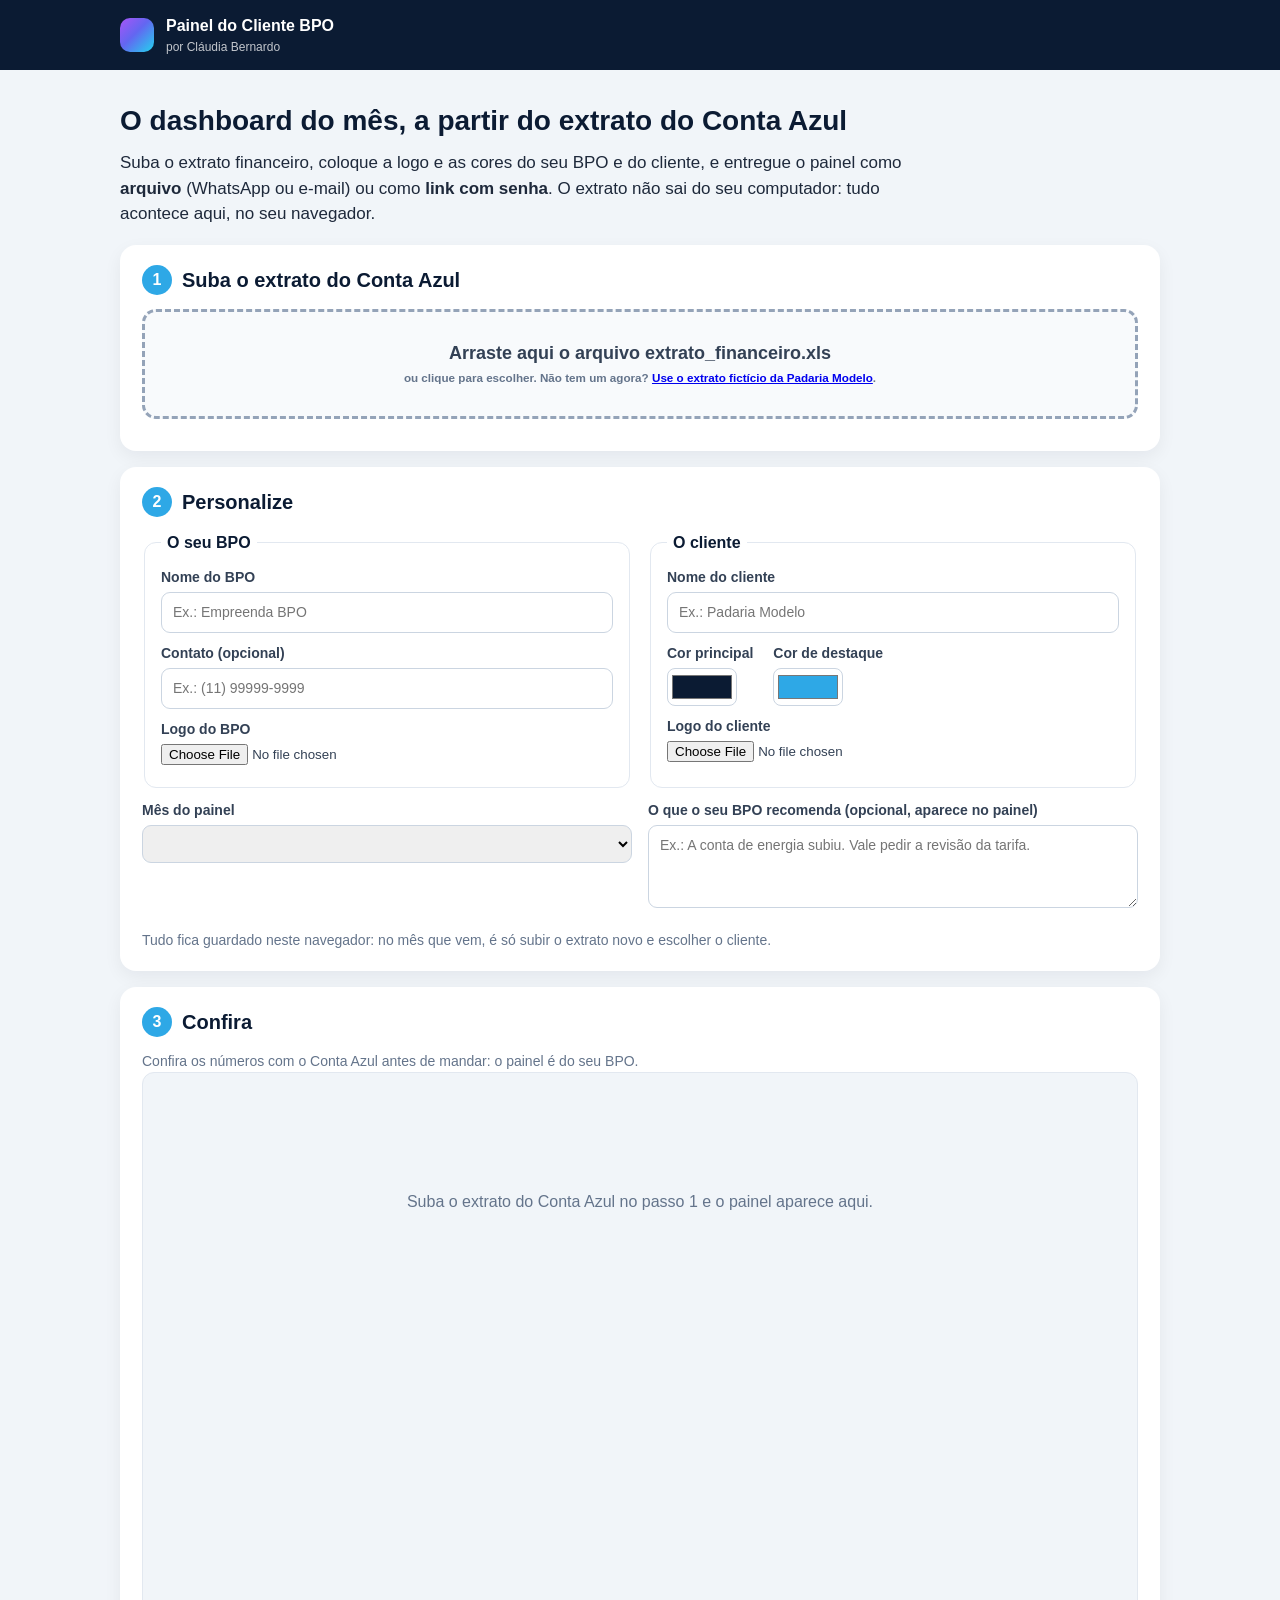
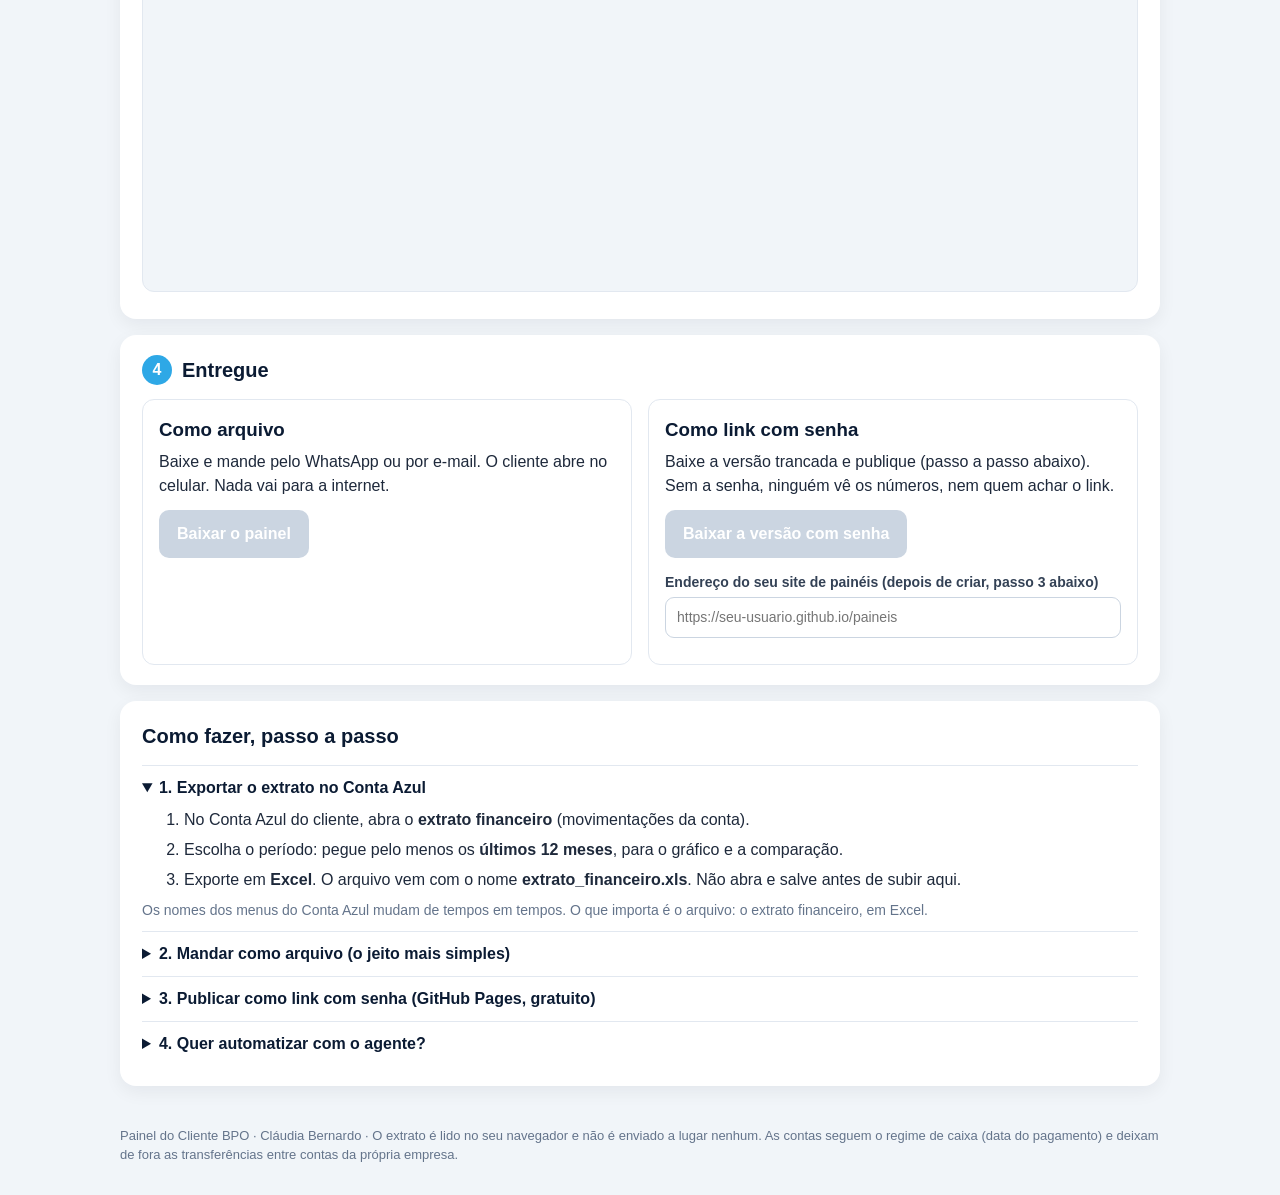
<file: index.html>
<!doctype html>
<html lang="pt-BR">
<head>
<meta charset="utf-8">
<meta name="viewport" content="width=device-width, initial-scale=1">
<title>Painel do Cliente BPO | Cláudia Bernardo</title>
<meta name="description" content="Suba o extrato financeiro do Conta Azul e monte o dashboard do mês do cliente, com a logo e as cores do seu BPO e do cliente. Entregue como arquivo ou como link com senha.">
<link rel="stylesheet" href="estilo.css">
</head>
<body>
<header class="barra"><div class="dentro">
  <span class="marca-logo"></span>
  <div><b>Painel do Cliente BPO</b><small>por Cláudia Bernardo</small></div>
</div></header>

<main class="pagina">
  <h1>O dashboard do mês, a partir do extrato do Conta Azul</h1>
  <p class="intro">Suba o extrato financeiro, coloque a logo e as cores do seu BPO e do cliente, e entregue o painel como <b>arquivo</b> (WhatsApp ou e-mail) ou como <b>link com senha</b>. O extrato não sai do seu computador: tudo acontece aqui, no seu navegador.</p>

  <section class="etapa">
    <h2><span>1</span> Suba o extrato do Conta Azul</h2>
    <label class="soltar" id="soltar">
      <input type="file" id="arquivo" accept=".xls,.xlsx">
      <b>Arraste aqui o arquivo extrato_financeiro.xls</b>
      <small>ou clique para escolher. Não tem um agora? <a href="#" id="usar-exemplo">Use o extrato fictício da Padaria Modelo</a>.</small>
    </label>
    <p class="aviso" id="status" role="status"></p>
  </section>

  <section class="etapa" id="etapa-marca">
    <h2><span>2</span> Personalize</h2>
    <div class="grade">
      <fieldset>
        <legend>O seu BPO</legend>
        <label>Nome do BPO <input id="nomeBpo" placeholder="Ex.: Empreenda BPO"></label>
        <label>Contato (opcional) <input id="contato" placeholder="Ex.: (11) 99999-9999"></label>
        <label>Logo do BPO <input type="file" id="logoBpo" accept="image/png,image/jpeg,image/webp"></label>
        <div class="previa-logo" id="previa-logoBpo"></div>
      </fieldset>
      <fieldset>
        <legend>O cliente</legend>
        <label>Nome do cliente <input id="cliente" placeholder="Ex.: Padaria Modelo"></label>
        <div class="cores">
          <label>Cor principal <input type="color" id="corCliente" value="#0B1B33"></label>
          <label>Cor de destaque <input type="color" id="corDestaque" value="#2EA8E6"></label>
        </div>
        <label>Logo do cliente <input type="file" id="logoCliente" accept="image/png,image/jpeg,image/webp"></label>
        <div class="previa-logo" id="previa-logoCliente"></div>
      </fieldset>
    </div>
    <div class="grade">
      <label>Mês do painel <select id="mes"></select></label>
      <label>O que o seu BPO recomenda (opcional, aparece no painel)
        <textarea id="comentario" rows="3" placeholder="Ex.: A conta de energia subiu. Vale pedir a revisão da tarifa."></textarea></label>
    </div>
    <p class="dica">Tudo fica guardado neste navegador: no mês que vem, é só subir o extrato novo e escolher o cliente.</p>
  </section>

  <section class="etapa">
    <h2><span>3</span> Confira</h2>
    <p class="dica">Confira os números com o Conta Azul antes de mandar: o painel é do seu BPO.</p>
    <iframe id="previa" title="Prévia do painel do cliente" sandbox></iframe>
  </section>

  <section class="etapa">
    <h2><span>4</span> Entregue</h2>
    <div class="entrega">
      <div class="opcao">
        <h3>Como arquivo</h3>
        <p>Baixe e mande pelo WhatsApp ou por e-mail. O cliente abre no celular. Nada vai para a internet.</p>
        <button id="baixar-aberto" disabled>Baixar o painel</button>
      </div>
      <div class="opcao">
        <h3>Como link com senha</h3>
        <p>Baixe a versão trancada e publique (passo a passo abaixo). Sem a senha, ninguém vê os números, nem quem achar o link.</p>
        <button id="baixar-trancado" disabled>Baixar a versão com senha</button>
        <label class="site">Endereço do seu site de painéis (depois de criar, passo 3 abaixo)
          <input id="site" placeholder="https://seu-usuario.github.io/paineis"></label>
        <div class="senha" id="caixa-senha" hidden>
          <p>Senha deste cliente: <b id="senha"></b></p>
          <p id="link-cliente"></p>
          <p class="dica">Ela fica a mesma todo mês. Mande o link e a senha por caminhos diferentes: o link por e-mail e a senha pelo WhatsApp, por exemplo. <a href="#" id="nova-senha">Trocar a senha</a></p>
        </div>
      </div>
    </div>
  </section>

  <section class="etapa como">
    <h2>Como fazer, passo a passo</h2>
    <details open><summary>1. Exportar o extrato no Conta Azul</summary>
      <ol>
        <li>No Conta Azul do cliente, abra o <b>extrato financeiro</b> (movimentações da conta).</li>
        <li>Escolha o período: pegue pelo menos os <b>últimos 12 meses</b>, para o gráfico e a comparação.</li>
        <li>Exporte em <b>Excel</b>. O arquivo vem com o nome <b>extrato_financeiro.xls</b>. Não abra e salve antes de subir aqui.</li>
      </ol>
      <p class="dica">Os nomes dos menus do Conta Azul mudam de tempos em tempos. O que importa é o arquivo: o extrato financeiro, em Excel.</p>
    </details>
    <details><summary>2. Mandar como arquivo (o jeito mais simples)</summary>
      <ol>
        <li>Clique em <b>Baixar o painel</b>. Vai baixar um arquivo como <b>painel-padaria-modelo-2026-11.html</b>.</li>
        <li>Mande esse arquivo pelo WhatsApp ou por e-mail. No celular, o cliente toca no arquivo e abre no navegador.</li>
        <li>Quer em PDF? Abra o arquivo no seu computador, aperte <b>Ctrl + P</b> e escolha <b>Salvar como PDF</b>.</li>
      </ol>
    </details>
    <details><summary>3. Publicar como link com senha (GitHub Pages, gratuito)</summary>
      <p><b>Só na primeira vez:</b></p>
      <ol>
        <li>Crie uma conta gratuita em <b>github.com</b>.</li>
        <li>Clique em <b>New repository</b> (novo repositório). Nome: <b>paineis</b>. Deixe <b>Public</b> e marque <b>Add README</b>. Clique em <b>Create repository</b>.</li>
        <li>No repositório, vá em <b>Settings</b>, depois <b>Pages</b>. Em <b>Branch</b>, escolha <b>main</b> e clique em <b>Save</b>. Em 1 ou 2 minutos, o GitHub mostra o endereço: <b>https://seu-usuario.github.io/paineis/</b>.</li>
      </ol>
      <p><b>Todo mês, para cada cliente:</b></p>
      <ol>
        <li>Clique em <b>Baixar a versão com senha</b>. Vai baixar um arquivo com um código no nome, como <b>k7m2p9xq.html</b>. O código é do cliente e não muda (não tem o nome dele, de propósito).</li>
        <li>No repositório <b>paineis</b>, clique em <b>Add file</b>, depois <b>Upload files</b>, e arraste o arquivo.</li>
        <li>Clique em <b>Commit changes</b>. Em 1 ou 2 minutos, o link fica: <b>https://seu-usuario.github.io/paineis/k7m2p9xq.html</b>.</li>
        <li>No mês seguinte, faça igual: o arquivo novo, com o mesmo nome, substitui o anterior. O link e a senha do cliente continuam os mesmos.</li>
      </ol>
      <p class="dica">Por que com senha: o GitHub Pages é público. A página vai trancada (cifrada com AES-256) e só abre com a senha. Nunca publique a versão aberta.</p>
    </details>
    <details><summary>4. Quer automatizar com o agente?</summary>
      <p>Na pasta <b>codigo/</b> deste projeto há a versão em Python, que o Claude (aba Code) ou o ChatGPT (modo Work) rodam para você todo mês, com as mesmas contas e o mesmo cadeado. Veja o <b>COMO-FAZER.md</b>.</p>
    </details>
  </section>
</main>
<footer class="rodape">Painel do Cliente BPO · Cláudia Bernardo · O extrato é lido no seu navegador e não é enviado a lugar nenhum. As contas seguem o regime de caixa (data do pagamento) e deixam de fora as transferências entre contas da própria empresa.</footer>

<script src="vendor/xlsx.full.min.js"></script>
<script src="logica.js"></script>
<script src="app.js"></script>
</body>
</html>
</file>
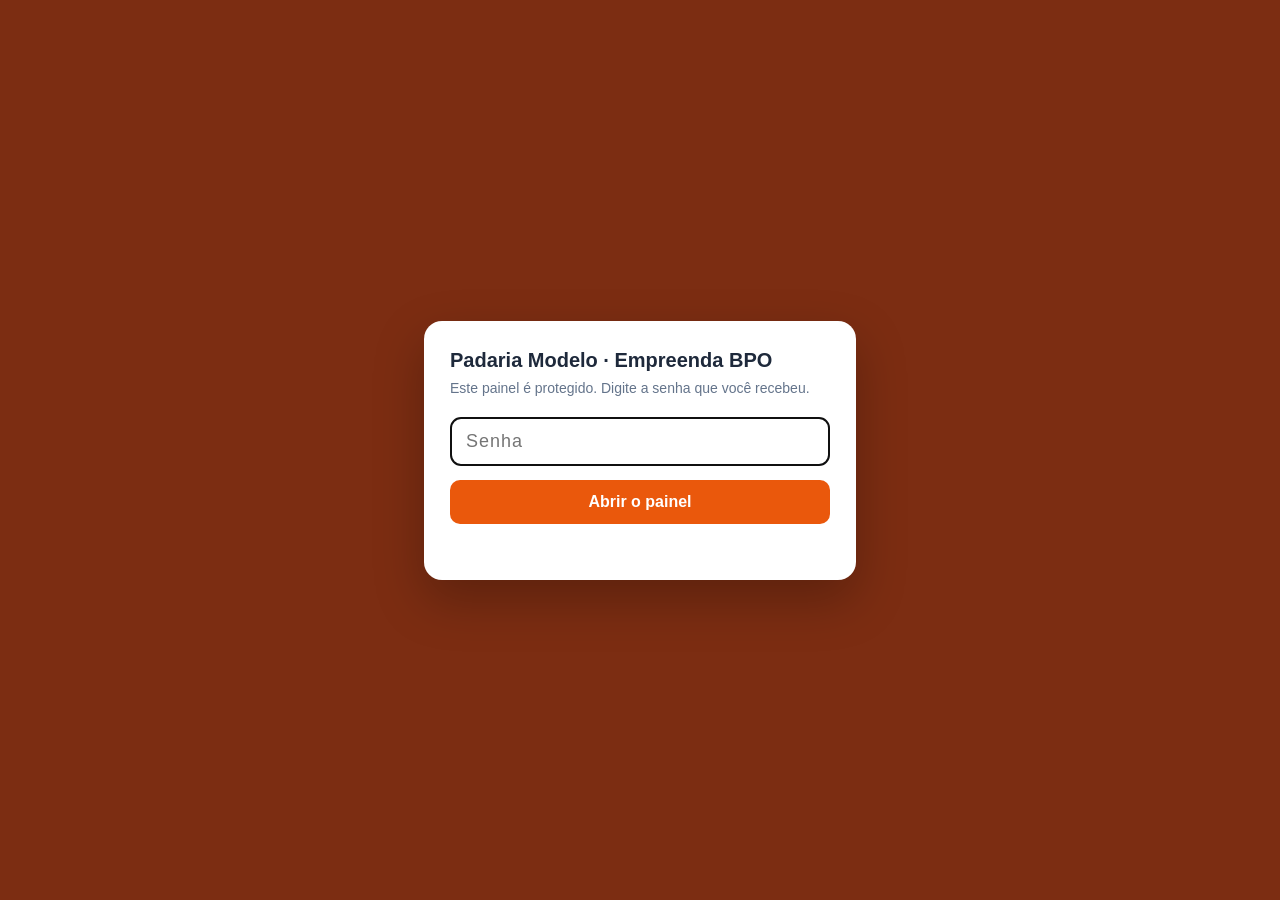
<file: exemplos/painel_com_senha.html>
<!doctype html>
<html lang="pt-BR"><head><meta charset="utf-8">
<meta name="viewport" content="width=device-width, initial-scale=1">
<meta name="robots" content="noindex, nofollow">
<title>Padaria Modelo · Empreenda BPO</title>
<style>body{margin:0;min-height:100vh;display:flex;align-items:center;justify-content:center;background:#7C2D12;font-family:"Segoe UI",Inter,Roboto,Arial,sans-serif;color:#1E293B}form{background:#fff;border-radius:18px;padding:28px 26px;width:min(380px,90vw);box-shadow:0 20px 50px rgba(0,0,0,.25)}h1{margin:0 0 6px;font-size:20px}p{margin:0 0 18px;color:#64748B;font-size:14px;line-height:1.5}input{width:100%;box-sizing:border-box;font-size:18px;padding:12px 14px;border:2px solid #CBD5E1;border-radius:10px;letter-spacing:1px}button{margin-top:14px;width:100%;padding:13px;border:0;border-radius:10px;background:#EA580C;color:#fff;font-size:16px;font-weight:700;cursor:pointer}.erro{color:#B91C1C;font-size:14px;margin:10px 0 0;min-height:18px}</style></head><body>
<form id="f"><h1>Padaria Modelo · Empreenda BPO</h1><p>Este painel é protegido. Digite a senha que você recebeu.</p><input id="s" type="password" autocomplete="current-password" placeholder="Senha" autofocus><button type="submit">Abrir o painel</button><p class="erro" id="e"></p></form>
<script>
const P={"sal":"nI0nS5cUn5EB4QMex1NQTQ==","iv":"X8JNVC4hO+LMaumk","dados":"M1QvArP0hOddJY5GzKMGjRiLD7JHpXJtRW4nhzR1YMeOmofo+DJXrNw+2D+/pFXgCJmmYdhvENBdB5CEWS8kgy/0fMbTZFVdHiU7dZfegRaDcpiOS3Dlc+xbnSp9gebwBEA4tcNkCfL190zNlqgKpON9wr3RXOgqCVDgXHLFe8ux7YPU+mvEk/CVVr8+xUyu01olNC/PpIlaB4LWjphOIuCBLgbzPo4I/CDr1ucVqVGPBMbcCtwO7Jlbi0wOLiu7t1Q2YSgu4LEF9H8R1Woq6Ink2y0cZG1KutGBWWRJ9T0mRpkTgSlahXwgJw1TvH/lgS1BHtA4TRHmSVEKcXhv8QbIBwUh9yErkfnoHFagETlDu9tT0xmnCKKb4BV3FW4EM6nsSmtZQZGs0IUfNlMeEXrSya0z7MvnpoL4XcCwbks593kCY2+UMQQbvj2yNlGOKUKwDAFEp6DvOWJ0ElHgKAZFnKq9hsl/iEA8/n9jPm43GuS4RcN3cIfxQQ0LFpVc3eh0cPL83V0OoAxkFRycYAfOJz5fvjuliyZLMnKwsiZtXvT2OfYaaQh4GsolMimGarPz3v4qxlhdQcWx47WmzOz5/vdtcBr26uTYpnO4iwkKaW/ektyMnIxMpHjWr1xfuoxBWs6RsBY+i0/IC1WFi/OezvmYTsg9KsB31SnNauSXf65l4M5w16liB5cfm2ckP5o/r29yUlI1e3K4ObztwLnQG8TkCjlQ/MBlQV7lVGD/qlajBYFQKIuucaH/Pa7Z7V9SbHDQKw1cAj3/qqpOj+CJs6AjWhs4no+ZzyjjpLEOgkPpwAgZIdY0uFhggKRBt/6U2LJ/IskhyZRSwP7a3Ac5iMYfMnj1slug1h99nXJ/bR83mnoi2VRv+vrh9jGfDFT0n//Yvh4nSskSoUNFCpho9U50Tg6JC/[base64]/4wCVXWHjXlrwwmzcwZFXwtX7TQEEU2KbVNuTBZmJgFaekGvIRduQ9LUOjerk9vN4MnRc0YcksvPC1R0kAKz5pxjqXKO/Hr7qt3pI5dlgD8mnZnM3cmhBGIXkpOw1qDKQZQbXKxglX/C8rqZJ6E2LNekc4sy+7wkVMLLADdNFVq+PYRmrVpfVQPr9XXqocgqY7YSc6zuPqIaX5CvW4uxdXEVsMvwRW9PEHm4DXzumxl/ihh7yKS6ucnmMmKwQgkBP0VE3ql7j9vr6r2JlLenReR57ALKXub/+GGLrMZ8ONk9/modyo3lYQanssfPzqzBKI41aE6Dru0o/P2aHaPjAn6xaq/t4dk64UyDufFrMdLlTTNcBYEl03t3AnXJaY1BzNLTJS0YdgfsA/pBhQibM3d+aJfP2m7D97S7/yNYHGryLg+0S3Eo1qF12toGeB6NWcOs8sESJvFHniHxz0h58nBWvsQCh8RiIao/WtADN4kk1jWFixR9nymEXTuOo1na/BuUCFvjKgkJrj/6xuXaM4E2TVBcdcRq3Y0HxLvJot6T8kvL7avIlAji3uxJAkjjix5o78zXG1yaSkbSBDYk33z/CjROMj7ha2a2yNu0RB9eiTgkB1u/Uiu5ub9RzBBQvCrWAeYmZjEX+Sj4ZAV4PolJKtHfqcYn4l2ZsOcZZyemRtjqP8+JBKFws6+3dGw9m15WwRMDjdU1kSe+qlEEgQpYyXrVfA1tutjLqZcHyCWjb53ODIdgKrT1vFyWlhNO4Fx/ITg6O5F2TliwnoxWTBp3J37wwmx+Oh3mI4g6r8VD6n1tZ/54NaXpPpWc9kKKohbU04zNUTV39jSt8Lech5ZrKgXCWx6IpLmliFt4Iam6hO25F6fdXvPdmIG4W2nLODLlqLx6uTRqyQ6PyFDDlw1qkfn0anA6WgJQI6US0/DYWgGbGBAy/yZYC2eofesvIX09VOf7JDRkmwsuByDFcroDcZP/azi5rucV3fXyAviS7ZzgTPx3LpyxgNlFP3Go9VRhunmf1sQob2rTHAAo2vYg2cF2iWoMLANtZUjg1pL6eMcjOGFLuH8QoeSWYTs3IIPjlVDhO/RKx/NkNLFdWRM3CkcsTSNSAoiS+OmFUzCHrX5ClpI58R8+FIf8SUw70ig3+xBU3El/nanfaGrW7LS1X4BeEnNDB1DMULnzL+ExhvrwKh8XqBqygzrj3rmMw1sD9szHP+XjxQzs1xwL4ghmM/L9rEoH78MZc7OqbLYdTdtBjntTCuFQSdyVkcdHJHuWjWqlL+8V4flmAdmasT3oFCEa1sEFtLneruPkSPPaSkdWwXHS/OQOXSCkrYOVL5vl9yynSfWSUHMf449J05R544uYFuInDpIXtCDGt+6jVKuT56zOs0ABC4qqvu51L/5UjOnaiu89Ax1gAa2c+i62CAGRoHiyDJnIfqtVVnh+RJdAlIGRjHmCvusfZUzBT616XgB6RtRzj4og3tfojxE2XCcmFVEiesHSeCgxSSpRSTsfH82cO/LOR4Iyjttw5blVm1Kc37rTCu57QZ4oR6h4GCeH/Retw/PpVRRKlrtITo4o8L7wlyZqspdizJs3IY/2hnzggbMFeU8R4Wcn0GUCuaH0w8rGTK3EcLukgLtRouyynWjU0Ru9TANJ10XOH8vxayp5T/JxnmJpMAruTgAKk/ECFOKy9ccTe54vEzZij22lV5JYVt1C2ab5n380mnXvJp6nfAZ/dG/jdMg22z63PK/yP2FLZy+v/W6yyntPsKMwDMawgOkICCU/dx8fueELeeR6Fz2iPBrIae8neqX0i8E0NJHES/CCqglB8CRIHhsEczlxHRqzMfCJXSHmsGp81PLhrX7yD9dtsq4fR2fr3mkO4eJ/+LdU7jhg7mOKGQpMNg0Q7ZV1qvfvj58+pGYahY9X4TXatj+NxXUhMUv+GLxFrHiF1AgbjaZMO2NTf6QVB8fXlSa+NvHCtJeKr7VnI6bj234GDRIqiWVjPqLId1zMlrueJn9dc6zI3/a3Nouxhe9yuEOPzD1m0gk97JTIrb+E0Ax+SfcEnKVlqzgSdfFi80QM3aOIPsK3sS9GwUQiuSPZ+C+nfc5ulkGMhrvWiEHWPx5510Ljt0/IC5nVA/OpZvlU/cPXoByaTPIZkLYVOO9Tpbwf8EHZxvojLcV3i6egIxUHitdflfhSxW+9wyPhtbYyHGEl/ZJri4IBBygx2Vk9xywz/ONtqQa69j8ftFG6rt8OCrNQFF03eSgVVPZE+SuU7/5QvQ5k3j3gsVFyF/m4atmF9MWeWKrYWnb+8ce/bttJ+dE8M37jSAAdxpts9RZUltgck509/9puKONimxtjMetBcGruoLf+N2e0PKwpi3kLRRtHhCskVAP3ZBrqYDIL16+inCkFRxhMNfPeakn/aqF/w4Inq1s8d6FgEjHQwmRfCv2wXk92bLaUerbchIgWtl1ZQMPSgeZbalZXRULHQfvsbKSz2coMcuP79hXCyRiVv4LwH8f+U4d9gmIv4cpxP8M3Mkd5CtZAqGnjnsWF7Da2za+Xg4pqohZe/2EycGSNEHUR7ZiyOmtQGqYLynPwJPHn0Uo/lOla7uH+iDoYkU4fPz2PvajXlVaMZmUx6T4dfDAytoJFBrgTmAVpB7e6sphMYR23sVnxazr0Sp0cd2B4BTq0KT9in+HCUgyN2vWGAAetW7a/tSY+XUhvu7AJFEFt4EBA2VCawuUVwDVYahWTo9WocQ+7iJZsV4yX07HYBqPU2DlyM9m6C97vruLqt/lyWwjN8tyNHlSL5BpN+5YQQ12pUf1VkCwL96AwGViUCvkbrw/jzw3jXCwHFo0/CBbIp5RBGQP71nLBSLGWQa9RgxH6zz01ZCa7EuWu5YKAjm5tyStMi/7uLxDiHtuwVIOaBwim3dshXB9rsV4Nf0XurvEqaeRADtdV2QFbWkJyLarxezUOaxZ3ERkRtd6IR0V1GGFr1nRVu0JKs5lFIlRtwM8C/VY+VW/m2TsRUA4ZI7DR8gfQ6U1XB9LJ0WFotu9fJTg0jYJusHa9mkkZGGbW2Wxzg+RN3IJibDwGqINBKPrGDB+Be71pQkRy1s1iHjf/jBHK9gsTqwosL0BGS0DpnLvCtSPi/TV8jRsNquArdCFBIOkWj/B5+lhEx+ljZJBPi+Y7ZXIj2CnRi6WQBTYENsgNObta5BCuYRdaZgIPjCIRsb/[base64]/kuoz10BHAi+KGbTFm2JCD0e3n1THB+WiAH1rTg3KHx0a+/VhSoFUNdq7LqjQkmIJ1WudnlvVdhB5AgJvYdY/VUXvyeHPxmsbRoiyFT/HK0k/IBqruShZSYPZ8MOacdeqcTrcXaPbQEbWkOYwSWplMkkjkCMiprYUJ8wS9rK4qILNNx3GZAP2qsJkIDq2noTNj6PZvh3sXKniVPK9dT7Ao7pYblHYXb9ZEmdPDZMvPwNHz6yn8m/iZM9lAEkCr8OHa2h0Vyg0vNEmU61bfGJ4eKgL30iE+4uWLx/N9DVBl9txVP8CqDyColnEF/fJiCdRgybP6rKwcv4M740WPCoppNqvyXM9BH7uKn7rEUK004JDZWMCRfIAr3lKjjVENikiuJWqfwIFPiMG3RMvBJSby9t9UZPCNw3fJc3Gk5q4zaKNfd4ybZnwuzTp7JVXY5/BIk1m6bTKOYo9nLpA9XZVd4tsXbTbPhoipIN7/XstpBjjKNnB4NRbVeuhl4uDILk/bE3ZpLWT26KefCwFAnnLIXVmqYDqpqze4VeSl5VwxNNQ+se5gxkqYLEaXptF5IIBVznvuyFQdbUkv4HjqChC6RNYfzxUbp238UzUzue9CWAiDz9sOL0+hwWpeBLCZ9GE7EsG7wXHA/YD5rbNO7R7gX4GF9z2i4+/c2Jxuj1XT1X4EPNtwiyNxp5hi9pp6uxXzfLsQr8psU6j8CRy5gsp18qsqYkdC+DbiTOC1EdMtkNvQkDwF0wUVyWECebR0PXkHmeO2X6ZmXBxlnbEfUObz19Clch09LlnXUWysWbeHMCQ1aYo+vFNFY2nxKhhc4R+GXyzZOrlAZmDwjXvWxs02gTswFb62MuvwXdjlAZ/68DKioTPsxjJyN8G4JC1D+bxg1MDW8RQ0rZgokJwLQRs0FYS2vTcUfFyQpvnEaSW8vPrgFVQj1eRkuSf5kCK7dNjpbUZmQRk+oIeWkY0L4Xkpg4fN/t45MNmsdApVvJmHr+Tb2PKW1IkYG04TMbUNYQzk2+ba8AXR8l8agVtaKT1neI/D24s3Wa0HMPuv3OR8OF7W6n3jf8ldLgidBjvJyL1gEt964swA+wRbufsljktm7RiUEb5lUucS4VOXjUoFuqMf8+eO7u4VfyHwksw5ijObLFLDx5MIZTFfArJNSKwcO2T3dPLz2BFEde+0SWowvXnNL2sdi1En8gkF+70Ms/zUXUQmuYF236G41g51tkNekJ6Tyh7WGGr3JYoM9H2OwFtnV6OmVr/9QTBE/fVs4+FErqCEl7VhiL1FuCwqElSJuyyHEObOrZzGi5lrIHoYE+bAxohJrOyBHRdxl9oPwKNN1kmBhYrvMVS5Q8JVQM8N4kAbQtZK+z3WlUbuZ6DHnZaF3UiZI5opg4RktoGZeAUhTJRrazBoGtgSos+Y+Di/eKWgy35MOG14en/YrnZBlevqCCISdHOfkzIBbEV2Pq0oJTz3lPTKBkOysijoSC5XMj0tTmAHM8ORbxDhYkKT/NiWHQNCZfi6CtuL2ATrjfw3fnVBSBp9jwtKegCy15S/bUi8NFigEQ+eheSELVBggHOuiWr4Tj8Sl7cMRHpr6KY3nm6shu+z8R5h0H7tfaXl7gMbwNuhuoobeNk4Mjc6N8uchVa0p18vCDzwRG4NB3nIYZbLRx40FA1vBJl2SsIZxVtHe4G4+b1IcbJ20QEO/7EPCr2KTXSXp2qJvOX7mSGueSt/g1nmYQ7viu4GZXbEqXJKmcxPh/VNX5DdJ0yk34sggp3CuK5OSQ4nhTebaIDDz7UW7TDWkVevMJdMcgzG+UWrv0fPXYhxi22fiYvK2q3by4H6fOmqo46/FpjaUHpIQayA+w4udWFpYhVNI4Izu7WD5VPKHuL76/9B1ynvQoderfBMN298OXY22PfPY2dZfy6sJ745tBfm3vyHhbLQXcksFXwMoIGm5QsFFr+xrxehTE2yU0HoE1QTGDVGV0nYNueDqKd0VVQ9pZx1s5MNh3v/BTLMOKGKtY/+z7ivsXFMxS+QSxsJ72JFhAJOq+5+WAaY4/qj/S1j78WMWHOJXLFArFWs45efEwIByZMNitHnGA6EamKQ3H9L57x+y0PzPCLt/sHklMwHWVyqXP60QlH4IsAQW7HdQhrrtlCSKinZpAk/YG9b82tUwAYr5x+A4OCc9uPjVvKNzKYfrHBxNWvMA1qXI0iuy/pLy33g8McACg21yQnvHilsXEa9ZgQUxrBmkrN2E/8FyNWEf0l91RCHAStOM9mH6hurIOp72TfyJJ94wnww3YWDsPWFFpGiYgkP2BNe1F5CUW9fXCCzJthzK+6Kqph4WAp2PUAfZtKw2VyPUAW1I/y66ib3CaO1LZCpYRCKflQAk9I/mYHpj4hyxAhIsB92ad0923p2YUPakkPtFgKy9sae1gcXzgEpbbZonUHHXb/oIvOjikxbkCN07yWE/PDryMtcnkL8msdnocZyIgpDqeE6L/XhmeF3gBSE95x9MgP4MhKgkLmjygGfJSWy/ltz5Ng+XxtZEkSEgbzF6J6NB4PRUH3XsVEtqJOkgFNhG0i61nu9F/P9TzzEaeCcEW/di1363E+6DnJ6+sjkkZXhcW7YLAJWyJijujQhQhgTJ63kgdXlRA0o5Lq6kbDEyUUEReXQulGZCbqmVHgU7va9vfflHW6q1kP/[base64]/1yeQVGTrEIDetCYpEJkryXzUKfWlMEVvHGFTgen+h4kI9vMBvuUd9+NGYJXkiHjj4SmM/jAJDc3SyWhREYCAXzJLAFJIEaK/4SPQChodwO2yIbvgKtg4eZ9y430mKiyagJV0EPmj8Wt11HHT/5P0YgtHHrRguZIE87MT5a0MNgUoGtVz92mf3N3Qnmv2hiSGzzEkT4F0ZScN3LyFdLGp/9bdrbtLezW1uFf9FflghbWn2ViRCrWLTdBo3egNvABmPB1DYBfKu+89tCvYv5uUOPfJHn1irxrN/DBw3pBvEfxajvwx0n2LW1xpvuw1qrZ6CWUh7JYqZ8Dz627EAt2N4t0BmywL/6YxdE0NXvB/bp/cEJPz4GXbzjqpEGqgbFtwKuQslBX6Aw/j+khLeUsNLfn29+w8x1+hi/Mo11VDzplgruQVsoJ1FVnu5y8ZVHdyFDHCvZFg0VXDcvl9kos71lpu6VUMwWCn+tgAokRkyYV6FNamuk0b67BXL+QRQcgjczmnsXXWP00WzID7pbTlwMdUEzVO3lIoA9KJtTmKQZ0QV8WDt51YJy/k1r6DQ6lK34Mj3bL11AHQ+1GcuolxQyZ/9Qsf/3Xs50WljF+iPlFGlw/1pfqXPr0FeY5lP7aS7xHibOTYj6OPxpuf3Bvq9NHRrqwzhvICEfwdE/nu1Z4FQozD6lZCuuzaxWSboPHNVAKMIyfjn/Rr3JRSkiWOBf73RPkL5G/qYJNmpq1L+Cv3xy82QFYtcDpLAuD/BaZ5VmloBlEo3wSKNzjVrJq05O4gv4Mrb4FgjihOw8iuDNXpTOa91v7ZdgHxrDmsPdKoCPceQcq4UJDvYhUeMDOdAnNEahFmMafLyfbjMl6taUsULxu4yiyponBxf6bzIWF9oaC/cXOEjCTGjQe97oPsjHRL4URprzR1+xa8jA5xc+5Sqd567PhfVp4s3927J9yejZqiCRrQeyEyOqyc+Bz+uEH8ldnhFA/V8cY9ngCG4LKF5bZz4eYB2FlQo4H7w6M7ZTQzMCP1l8kl8vq+AsCNiAwg0LbUV0G/ioCRZxMSEfXGfT7CF4U4CVe8qFY5Mx+d6iG2+hwZa7Gayz5bv3gxIl3+mAbX9SHG8P7fUaTYoCA+6q+GEwyp9CSE5dDqD4RrDeTRfXGaYbHXj7C+Wb4zhw6DeXSEVF6TAJcoa2CxYka+8nEIFO78fr/QS/55qpeKhH4srdpqwQwsCugS/qr+7FXbUfLjEXdZfapJDJf0mHEco3c/007FAjxwcsaqZkVaF7O0+in2Rikpv4N/kvKB0tAD3S6cMbdti0F3uDS3mBPyFvaH+kN13bHQXGrIwXYsyv/piMsloZj8mxv2RLZEbT0vEXDyBtH0tta0PYb3KBRhAX5sv8V5ZkL4Q3j1/uWQ9qP7nemQMi487kRSipBT/rd2MVELsHBn9zRteAP3/[base64]/UQzo9o7Eii9VbqBtXGOEYJSNYI6asakUH/W/ObIZIaUl4m7HDtHPs1TPQz1vUkWeAzM+rNe1aqSOpW9k1ybck11DiGxaTXKJ6JjffvTeyHYqRLYK0j3V5j/Xjhu8ueBDm378SQVPAMTM4F7Wnm03dFwn1VNk/PHfee9QEi2rEyTluIpzXuc4g7wTZobjFa2vNY9W5cr+VdpJzetW2YF+ToyTPgS44v0ItNsyVmFjnKv3d9BcO8dcJdGlukNATZSKp181xmGoKcQ2xzwDexAmbYK1V/bcEnM8Zv9FQOE7kav2cad6+/cYznDTpJC1cIRfYDqVfitv/[base64]/hgesMRgTL38s6S07KNie9FuTMMqMaV9rHv/bSfI2tdtGCFn47s/To+a3Go120IGKHbylepMOtERZY8l3hEwwYkraXKK6sGC/JaZrrDV6EWeySM24vmgyase4gEg/V9/s1nCCsVHBjzTZGW9elx5RhlYkLIQxRnpEFD9YWtBW55RqQrUHqZ10f370JU1fIgGIyFFGrhniVS5C87WYNtvRS++flPEeV/Ccoz2v8HnLmaHfw8fGT3RA43JvMEkJktPAJilo6nN4VMHxdvllEe5Hn8AASI7L3jTs3iLfd+kDXO5TbFmYMI/[base64]/E/+OU48TnCDS7oeOi+IT1kkU6M+e4E+3mL+oUbb144cfh8wpi6t1TivC7fKFrRXcUQX12MEl+bmQMWIVHIz4Y99LODWXsF01ubiZPuEQvLDyVZ75F3/sVPZI31mnzM+V3DcfP7edWHCNLZXxAn5dmJuVxtOeQ3ngd0094Swx5h4koJpbQL6etzTXs4sjckfyTr6ynZg4RZteMrOpqz6otcOanjh9aO8lqxuBsUxQ7iYj47uLqz7h7CRv3ljdUsiPsDCEkhL6n8ag54jaIiNDFsAxTTrFvuPYRzMj/eW6n/R7CBA2f1ZP57WRyvFZa9vcl695mxcteLs9JX/[base64]/m4VlweZiLFlkPViU5evvPIZtKZFJlQIPy39yZO09NAW11wWeiTyD3BQisfBteiOz7DTY3f2JZNdviirp0/nIBCsyIKgQa1J5FfK/jdb1X5CZb+o1Di1EHSiVbqRF/Yaq97B/[base64]/P2WNH1RUVeL+3pCMID4EVot7MWPkuiitm9pt2jFpHUyj0nYniyiEatLeEK/bI08zQdzCSi4Q9yE/+SwE9ipT1tig6t8aRb5TN2Bvw71lPscGvWcEpmYkUaKGd6+083z6zFW7OReXSXi9kSlDYUyjb+RGtELE+vvaks7Wa4eo8Y3G2zEXmpQ0kU3AVkjV4fa9Vk+nLlkV5Dl9jMZDf6K0sDFZs0BruHo//lYi38+fGi+sBVKpEFHHf/cvpCG2gD1vPZZncYiFIm/voxtqfPLlaA76uh34ZMYew7n5MqUAdp5zluz57+VdN7mjLntaj0g6/XJ0DDExvvG9oFQ6YBP3LStqjTCZ1Xpptw497PzRf5APpE2iC8cu8d8SsW/[base64]/bwgGO3qfHv3i+T+RtQdWPdYnCj2ynJ/iX+lsZq4l34Sz152gV7p+NMgqlqdNEtok8lNIngcFrtNiD3HrK+taHStmJQAcANKJV99HJLing+KsxfsZu+diglOz/66h321fqnGwwwDbB8c+7USH8Cr7GD+33nFXfHeooUdINHiUtzxqWwS0BCcy32xqpmBPWs7voLe+brir6I0NVHpzf58ElqUrIxo+uqLJBl+Sc3XHtB2UmUsO19QoK48iw4g2ikeXnH/aSbI5BwgezsnPcyivXPH7U5QORg27NNVCbnf9fAowsRQsa2leXRW5Zr41JQAxTfJYvF5QtBcS3Q9lFds9lBF2u2IaSO6RFHjMVI2ETCwRzQzuhUlyrwvs2UG1V/u+SrpLQBwCkTvjgikET78eJDWYAXpIliN/28RD0MvLkx6HC6e1M1SLJ9zr68JKY/IPqZWCH21Z7rESpwV6MKMN6c5CTXQkOjTGLHsa+G9IYSySpoSngVilfPTA6BsoRT+s2ggpUr5OcJWymold1bGs4F1rzkrbxwglikCWRqOGWqn6zeTDfhsuC+yBeuf9BCw/lqPoysojyHhVL7nGgWR2hrPJ+0zH+gLQKgguZtCmAvYmHs93Aecgpw17PmETVEle0/tIWqo90oewf8uxkbmUPGaG4x+JucGx5tvfjWV02kCaeZX+VKBzWRicHWF0zq1Eer/AwHPtWV55ZtmU1W6A5361SxsSa92U6+1lfktLXAy8rliKwbvWDQ3LJgrHOIIaa5udMKPeDEicocVENvvZu1ewY0LicUKvgccsZ9to1S0ThBOTTevaso4Es/YsHp9akop1vzulAigt3C8WzuZLVtLmncwhOyyXMcRHGI42ybq2aUenpTHILEqFXmGunLSATJjKH/[base64]/z+zHum/iAB6oszeXBAOT+1z1MfoagGEUNQeO3snsgW4hoQyEXmxbLV7GRUi/7JrhheXYNnTqEbMWymNPfFSnufNLe+Qfzqdg3lM2/zs0cSnlxXrNY8uuOosgKdRNLUyfJA9gRAdXoPj1SiL3XleP/r2gxt1nPLWKVQLEglO4fFxqCcOAx6/Iac2IgrBXUMhUclZlnNZSE5d3y8m0vj2wO6MG5GJqQH8PiUy/26zgui4u4B8CFP5Q6OymYmr5uT7fZODK/RjFJK8xWnXbVqNiZPhNE5MgyPm+iG7SIn9cVCCznphbIDH0zu6Jsi5A78c8QyyqknUGPtdwwR8k4BnqmrjtaLZWj2RVO7SdCHS+iCUNI8xP91mSsXv8KgrlBeUT9Ldo9T7cWuBNz5h18C7VQ/xtnVYsK5rS1PCReAppRudD36HDSXwLTplLjrHB107S3MhwOKCnEKawJTXW/2I1Od0GrCdnI1u6dJDMZNLEi3K+pJ15L0BMk6Bbp9lBk64P2upeHWsOo9qlXZc5UXdLOmQ1YFeA/Meq1Xr1iaGJXslgm2zYc7cD6c5AW0NZAwISV1eatUGuFL7i1BeCTn77Uqblq4VFXPyYpFYS/Ao49v/[base64]/[base64]/pWMJGvCZhBlC3zQO0lPtvBvSLzoMmGeRFeKm8veew1Mr+muDg6BRYZIz8PGTej6eC9/8ai0Htq8dem9v+/HYDeYA8Qo5Xwl0ZJ0RXqV5+9j732g8FI9oYdzG+eGmk63twHaT9QTI59XHyyrseThIi2JIerxE3/QSq3WhkzUqgNVFPgYiOw9731WxkIRIVQEoUBlIUaelWoeFBrK45wCeIu+SWRJLiAQ+dB2q9j26fxdtXUQMoh3EauinsRTDnYaSUUHP1PjWj7eIbnMEduK648YVIPYRq7IATc0i4lfWOhdkKduEiDsVc/p7fcxmWmrwvaSyMr0E7KPx92rBr5QyvMNiIWnc/Np7YlZWzjBJe8ZLZ7YfaEJsVhRmlrnqaLYkc2R2ESsNrCP+rP5RuFBk5MwV1JItDxATaJLZKW+hfIHCwQaDcCvfOppXSIMkLRKIGHFy0sATlMHWxdh4Z6hXODQQOdG7znLB+cHaiOB3wv9v6M/QumvWvRGBKaJiwqp9opuSNatsEj94aDcqCekP/1UD/m5Q5utCTYy/FC2N7mF1tbN9pdYR0gz2NPwrD2TRx+QehLGi5qBVf9om0k7ebLUfpUUufcVXEfCF20Ji1zncuIoZ218YCOtKw6pLKPiaLW77orzU/dNsliRTlhJT0Go9EtuovLK2VnMowcCvXjzoN0SwDxN2JOk/ZfjTxW+r5fOqwkWhvHdQ7sYRq6Gdndz4/mIlsRpymJNfsPE3b+3anAUdiSgCtdVSJ1sVdFoEE7eTDH6yW1aMmEi9jwf407ci7xfBDne8dFaTpUpNkv02koaMr/DinP8lPIvuOZi6/wREeqh/dydXlVYME9Mer7XgDh4xfIF2jj3hYaBb+CaWzrcPWHVTxryuNNRNlmGlm+0fz3mfV1lcQUHl/qq9frZrEkjLhExrQxvf2mMq2Blao2EgvcIxJSK/HtspEPFefKPE066+UshfPEcPMLGXS7qmWt68Xs8BoxdqlpfcI5I7WLvulQIG+bFyFu3WEPAX3gtphk+0TCy9VUtKSJd9OXA35B3vw6PhlW8V9jitoGfs/7A9xmTKXqM3XDFrQtL5W247/VZt9JPsprOxwDCU0AaUEnc+6g+JfEzkzATn4ckBZKHl1uOZcJ8q4Q71Aifb0WF/La1XWEBVQ1TpT/AHTtM+ceikT0rW9FywZ7lvMu/2feOI36tEW8evKdC1rtlmoXf7/9lw02dQptjuPIiKuLgzsBH2mFOrrIxerwvQtkr0/LJ96Lc/2Md5AuFWlDPW55gwe5sOgYOae7PGaUo8QpRomK2MvMMwbb9Rr/fcydAntif8vomdJ44HcnbJ/DfbTh+kaTDMP0BwgrSWg4Rja8NfdpFQ6TqWliWGT6C9++fph71lEUUKStmvn9t5rvwMBOAUp1opAZU2JH+tDRUSVuRW7q7bm7BUDIMnxWZC9ufdh905WunBLAgQPfceVW9c2GFWNU+ypbLUsMc52sGLNo3LLER82SmybDqbw60fp/yb8jfG3GlpxhIUeJywvLwsTD7kMv2uXvYHEZx9EqeMfL05tjE1c5+cDGHok6FMM16H+bYtn4saNDH/p+RvjPwc/4D8hfiaFa+YBQXHe9LMbCHNE1Yq6udbNDpO0OpRkeNjNtdaESqeggewt9W1bEYb+Cs8PYu1+hD4dJZPRI11gMZw2PIhh7b4wSMuq/Ghr6WunB9AvXFC2+Gmk38PfI0xk8cVfTxn18v5iFggX1Rg6xRskpohcKD4Qv5e8W8hviYKjfSQ6YogW1XPWfB1alHG2/9WYhIZGxVSYWYcVXSExl804DCtAv2Fu8iDjVdRq4NEB/kjpzGB+GOn1LBZ+Yf6KiFB1VzWbE+WnYF+q3F1sR95ltRvlLEbyEfr2YRrnInrevKlty+j3K3TKAcIIkTZKf98kwYE4sXujgbK820ICM2zc+JUs2XTPqn3q8gHLTbKOcq2tCCG1I9sw9qSW9JUnN/FilzpGp8OVWFS7zhvJBGIJkaqpLIsOKH6+Ez/y6ioglnIcwUKLtmmLL0NYWDKmNWeUu0cMU0Jz3zggtYAXoQ5ujaT7+L4O4sXq+oRg2mGFIPJSr6rU6JPuAAgkaC6KkUXLIoroOBm7TFRm0jX/qfaDzZfqOkcYkqj5VV0x3P3LwIVpHvv1jeDXvzbrBaH8E3ju2Wnji+pKTnzU1jE/aw1eEeHr6ySk7jIuMnajJ8sPxoNBgGADBZG7eMZCcfzo6DTg3f8BI5oZWtIKiVp1q8jqVdHdBfyPSaCYBk4AuAq8XiIf7hY0TZC2r6IC+/KDA4MTy4+H2uMSa2qthV5O2LAerwrM1fUHxSe7q8eVQEEsWsZjC2IXcnU9jq+SCn//3ae6OKaT0NrMSY7BToydPaYxGtfnfeq9dOFJqh693RT5cZjnGIgDILN2s/SiWQSwxGo+56PCsEGHMHqv6elAFC4WcbG7VEQKefuWYZd3XX5uPipbA/D9/7ZALwB6oj0w0uvqG5pyZoz7hniOUzwk6YqQOh3CgzlcCW8prHoTSkaloGI+wZZFcb8xAiKQ10hL6GSjUnR8c6KAparNNJ9r72gwGdmBavDh0HYo/yo7mntfmGeDsr5xKXv6PRMZc3Nkq6zMp/UBRVEJzgYpsxkCBNow/+54HYQGch80usPd7ae1MwEnNvqbq/[base64]/6MknXqu81k0UAwTGR243cLUEHpTSILZ9r2pcO1QeRf1+tzn8s0k54K3+z0n2+DbEiEDEEi2Qjl4fVn7vyAq1zidjHisNU2oAGmgswu+5D9e6u9biH7UFd/[base64]/46wpFc1fuSvJS75gas9y70+xPzGUu3pQf9nOGv/k8iop7OsxMdb2yzCgyJxPpdo16/vJiGgYIirQqVGoW+PaJVYppfg+mUEesyHASgOh6j/onQRv0rtOuffigUJ8qwRo9OL6qcOdQSS/Wih8vkM6gupeTTkqxpV+ErLI7eF/iYymdy2+bwxdmuyspG5LHH8FV7Ofb64+M0k7QRbpNseepTkQr9/3iOFISvHeKG59/iKcgQ3fxtklrYLLDZx2Ezx1J9l28+L3PgOmOX3lGFM0FnnroplmUvJZn1c9p+TN4PHJbjonpphLFcxqL3CY83ZFqIDJCEirDJUrMhND44vMiVgmCt+WG6Bt7hDBqBIH/lHLyazXSVWwLU6WQwiEQLKLvARSyVM9zxtUfSlywjlItw2gBx8rMakNolzbnNAV4wpAu23s5WEk1/Eqwzn/oo5SwBparsTuLVEuTryLv7zn6ccJm42AH6APgB2i+nYJSM3SGTdFZmtMRe+GVg96HssZcj66/savMp2flYmHT5QVAzI0Oy1xVNfNFVYX4W8NxndonfqXM/37P0urLssfNCzeZccFxWGs4GgsB7CrGFm7jZplnayjeOQBrKeWI/KIyhURRQQLxuNtSGiHCvZBjSdWSpZqeGBIJnora39hj707PhiC3WvtE2NZtCelu6p4uL6abg4lfnvVNWIVQ1Lzds2WD7b1mNjcB0PpXv7NF5UMVnruU3DA6H6ShZuxThs6AQ5bVQhgV/TcyvKppV3bP0Q6i4+xdy+Oa9Eks7bTIN2QXgNcFsh3mhcqHKDuo0HBcZ2z7CI0wP2SWMNYU/KV13w3OzhfXkPddB6NQ5sUmPVY21O769KRMTU1kEWkKdd+MHa9lczXSXAfj/Rt+93Pfr8oCFywdN0f+MPjYB0dbbTLKsOuMVWUCtkXUsLmFaS3k9aSr1c0N2XOKtiyRjElPu76TqRxZXKa1zBlEJ6qv7novRe3M3hO068D55BT4nW0+xRyczEu8Xu7QakqbaGQV4irfgWSm8PijScDghTH9B5eFbiG41zS7lQcf5JF/9XTHLxvDXXPyuah/fr8/UsTcKk91wiP5Rl22jjWyz/[base64]/w4EM7ypt81L2dzWr4KHpuFUez2IikVE4OsVuK33WAb7pTtWR8BU1VznPw/OojzIBrE0EDJ94qZjUqSLyD2v8WLrugTv7AA2UWD8s1rigIq3wx/vvAHFkYhgbBZCYIKC0Yg8DcOxTUuX6UzOKgcFtzEI1HGl3Ialiia5030rzz7LyEYXhRRJ6niuoj2TnLy+tYoeuA4eMQcXV3692vXE0ghwxCOrfN1kevnHnGSyhEUJLjmA1niv/F6OL7qvBW0Bdgx8MD6A7r5zZ0BNmH7vmRU3/lMWdkOtncnqsjHFuDUWu8L1mwHfqhkzhkwYurLZoRDMaobfw81ET8z6LU/660sRBOki2dnx14KOz+jVBQo4Ed23Bfxod5FEtwUoiTgnBr94hXUaTA05BbhjaHwBsez8GMpnk7TGGNmOoC0xIJz0hPtZ7tT6228WvRJS/rSauTEx4ehBBo0QyW5AlYmubrY57F2X9KYrZMT1cj2FAhd7LyMkl38FVLvL4IBCSkk3bEJhmEdkAUdYxW7gpHi+DM2+pZlYP65mfgMBF1m4yuB8EcLs8KP0SYpV8TenMx91SKKNXkvYCjAIo0X5mToHGrnqgE7L+6hujWJchmPDaDZRO2R79384SmY/rBKrAjsFK1G3f6V8nEIUsStH+ZhVHu6MogtEsL2UWN/yy5ZNweW7Apbd5/j+huqZwkbkXDBJpVRDp4a/FEGBKrnTqpedL9QMdTTgJrEmJSsXw08KkOFsRs8x1ABRu0uMivz5liUvlcUs4/0GsgG+ar57ijQCPFHoEJtrLKbY/[base64]/W79xO86ujhOJUqyba/BZuquHjaBEIca9RB/UqsZSTQfzzQMG3VX1EqqZm47Ys9JEQL7tv6mSCRXx38PV/[base64]/[base64]/Q490+PPCw3fTvMW9sLKvmhGpq1wxICN2I1/lQw4MS4mSRbdM6DR+ovEuLYzeRmIvUCY7VredbSzRtTPPRzTzkYft8L0Q6TUMmjDh1a1Yreb//y/8rzU2tJ6HUHBY7FVwFQnt3WL7CLJHF22ryjkVjqlEBz+Q2ep6XE8WnLQN0vME3+Ne0RCeY1ppisORP9eY34YNKAYRaaNGWfgkz/cfZnrR7yuZuFg6UiLMjKkKj1EsFZQH3fExYxMjBwKHsqihSp1nU/1b3WmNCl0iaPhfJIo+gVRHFGueG+J1Bpk6M5zSxPuhy9OJgDZjxqjaWJj6HAzqe51fjh+MIqe1GmgiRb/SBy1Uofmo7sPeYm9V0O5hfdgLv50G1EVKgcvIXKt0J7moLKxZMqXbPNcljLTDDCsLBIUqvz/hy2RltRKTP8j1Xl81JWJ/EFEbJxBee1b4hbZUX6sQ1L0Y69uIrFnu9k5jLnqtAWKnKLT49MbnWy0sjrRNqIkOoahXwzHP4m/xBTdsdpBq6lS43bK9ftsXe4IeJkDeohHsOilyJi29h2GS3P3rFlU6PWCbA/g3bzSd0V3TeCs8jXrhIgYkHxGy/9JrChrD8NMAJPJAGiMXXrXuosXSGCKaLcbrTVf1uTTAr0MhbwsYTZHNCveai6WcO11BNjYuY/ymxJ4486OReY41vmYLPvnv+0Ps9WYN0ap44z1r3wPbnL1s8twTzlMZYG7YmVQLKW+fhRU1AYyBXJ1PRNfXLoql40iGV33xBaWN1iG4KlttJLdl9NGOrdJAz9WZUKrrq3rz4HaUN5swFkSchO/MS245UwSGBv8rl4kDM+DSBQ+oLgA/UZNjHbd9OyhhZdU6k2zR7R/GX7hwjUG39Xf8i1iPMHHwbC/SXh2ZgxJsHYHfkJMqXv9aZZP8DWWfvRvKN5bXc7unsVL8847UHS3nX2DBbmwl3VbPiYzzrPGNFMflWxzO2dmjE/jckxt+AZtTNK8z5cA2B5VWBEb/f1liF/54Y2xirjL4neeNFgRMJpLXUuB6NzFwqXyc6jz4pM8SzmEMia+G93dL+HriwpG2hATtPh0e5ndgNbvupK/VB2uKHMsgYAEL0roWLhvjvlTW8ZOxm4MVYCI96hvpBp9b61MDCKHfwUZeNiBtlJez4ntXLbt8UpoKbg0zW2QwLBB0wK079DqBfp1WV1SM78AaOV7EJ617MoEDRmQMgHzVp8OZzW4WQanDumq8l5dCGLi34Jg+tweiO425YzHRvfUrmGBnQbLSs/WjFrJZRx54DmgraxOOF3FizZgQNqUIqz4X0BH2X5F6/KFlu3ZAkMgQWHEo1Qf3CQXNzTRaIr0lmo/n4G4M6PS1EHTxovG0o89z5kCqWKXbnjWuxwSfF8UkKMbpr27lgx0LDy34pgtmIx+Pe2pK/qoSRJtQ5KZsRbFkeugPLKgRi6nHLEdjD5VPy6OOHYyxtBeHbV4hIe6yhSAGZoTR170GP68zXwNUtzCBIuLMxWzXddUV/fyJD/JH27ZbEAA5wHCeZ4/jZmbmuusWXBNpyHWQHbvSANys1FZag37SNnujyvVrOiwJSGOfYt4rIOU7uIn0Buo3Ox6cailqGgj1fWYkrE1tLKae8BHsDps2hAvYENsZpqQI0AKD57WDEbtvLBzHDawAkPubsfLzfHE4o/6zpn1zsDfeXiHqqbCkpcK++Ufgxew8zq7PZpzIl2nK7jha6a8d5tVMye7evyeR4wMlW6/I6XTcm88+IHUQgtf4JKy7yeFxiHSHiewaG2QGUQnL1fUQ/QTUcwduI/QQMJX3sCIzML+gWNCMtW/eh9vhGac5TvfVK6eseTnQclG/jXIPAkNcW65zexy6JSrN2g3Ufp6/GuXRoDGbjeLdE9pBsDHYT5yIm+7heiW8Xl+zNmakSniSM6XJFUyRkZjMUeVjG72vDv3TsFezuMnqm0E0EokaOeHB++iIBs95QgRTIo0frDnYvDPUJpvRbIToEaBLCjyOwfJka+L8tK7JvIOtERD5D26Ps9Q/QtytJ8p3WK8Kobor+nbv616hTr3ou9bT7YbmhtPvb//otpoya6Zy79zlEeXFjNp0iGcwNEqAKE/Sz0u3Ohb0T3E2470+Sod9hIh0KGmOy0pP8NrpoxhYwbpIoS4tBP+VKkrtD68UPk9r3E43+avgEY6l4Cq9U7Hd/LIorLQ2BfvWe0jU9sk2buhI/[base64]/QG+SgZsd2kZwlkXutaj6fAQWX3OdBStyZDBac3No9Op1aEXOz+aXn5LRTaGYprmxeusqqp8COtpLkCN2mIm/mBAer/UozF2mrmbc8+GrlL/A95aot8GTkYHbdCo1nADn6/grln5Ot112bUaK/jMOqy9jiiRQMZbAvp1MHofQhEOeqp1V3WM/vFVnnyLLMhxp7SPEL0FmKIDI2HU1ombpxdpLKyZ5CigQTBS+7ZkC6u1Xts3DGIIU7/E83Ilf+YVZRJY4BLs8secV7xXDRpueFdVAgtPIoJnb3ZnjXmKTOzSc57Fb2Ka2Da/Q8PEV76G7uxHkim7XbWWz517gT8oeDqEnI9bIcQAeHinJzDwPMbl7UClyiUrhhPplR2oZaTeDGgCQl41P+I/q5O1IxoJ3xwttn4aczT9zuMwBsaGCu11KWrapycGNECrNhRx6d4afEvwTCKxFDo08u/7JrIWckRsiVzkVRujmgsBakyivDmbY8pCvzroYOUggARb2C9X/i4/pztf51rE194mmOXmt/apt0S8XUtP3cHzRXrl4soTwNpFWuwJ5zn2OALIi2YW1Srp2xuqZyKeFg60eWZ6GKIu8StWS1WMjSCdJoLtgnA+eqgDirxsGj0bw/KirRTbLFiCsSS65tXGr2mZwfYF24qI4/buVUsCvyrqbHjQZgPdi1VSTL1f0deCaJUTgzzfkvcEePde4V0gst8No8GuaObvkM0jZWBbPdL3y58sif+VvoraM7vk6tdPuLL7zrLyLD8TJrt0BcVd0UK15+g2Lw0fKr5NRUl9bBKuuOxZCXR6bmFxzKGRcr1//pWnnOglela5m6Ckkg5XF7POibObCf86mPrkWpyzdzcpnTZjMNU8A+lvNhjxqYa+lv6jec/nLNW04F5H6VQqd9hWy1HIoGZMR940Vz8+ZeINWjd6nouHJM1hXGxF8hlxzmY7vR9YqLRV+4XnI+/nVoBgbkYv5Ucve+v9PTlOJZrV6pLQHzToyktTnG4sBEWkMimpMOd/WyY+AMX0+9Mv4ICKcScoxGdgsr+sKloEfolNGRYUjmTwsShFO4mz8i7xtaaaLzNVegZvH8DOPoesh40Id/[base64]/1YRJmVAQzEKy3xwPmq+MBbvaE5H/[base64]/j6SRHwTfpWB8H5lsQbSnsAebgYIUaBl9KCKxIltDl1RZS8v4pBYxCNo+3o4gTV8es9EHgX/uCV+R1UzOslxgevdBfg9I52qanXzJ6S9trXbVjuGb0PwrDSxydlBcaHB6DqenyknhDotn+XFQbKivvU3dsh42Y0z/DbgpbQMFMfAsFU2sAe3CnAq62OmywrmRbo98dtqiBAvom+2J+jIqJxjDq0JNVgEKUKrYJUCsYlfvRq0XLyeapH00cybZ/EEtdm8eaZ7t0YDma4GDkTZe+drIlNz4x2jm0pTpzYqltMA2czyKiZsAqF2EahDvsTP17QsddjajLuE7bEITRfHMY2Ise0SJ/[base64]/7rZMDIFG7E1aQBuml8D+VnlC8T+310iWfheqrNCtytthWuWO2WMoE9Ytt9T5wqAKn4H9xI3O9nYzf/MTPQpW+DN5TJsYfq3LoiF4/cnLfoJ1KmptjdfkzB5IKA1VO8uogrSmxpNW3LKw23jKpjucmmHzueX6CcDRT2DDupboBGx6ALxje6+AoFQgjwg6LajO3l346L9qDOK3YyHXoB4oR911FgW6R239FcAFjpwQ5VWEebAL82x/gP0eYOqXOgZANPVjetq18qa6vhnmoun1U9L/wcAPqkkvFzhuEBD/[base64]/uXYb+2uuT2LbLoEuEn0v5cxN6cah36zS0fdcbG51cDIVfEVfDw3tq3IvWxLY0HMIAqDz9QXTLApXN57N/[base64]/e42mja3+hqdZsrU+5bM6qtu89JxWxfCDzlEM+yQ2Uics1orKBs++a0msFOatYMEGYrOJ7ulJYltnE4YtuyeYwEQQJq/gljQ4mJ2tcNKTSnnWef5mf6OzWkbuZyqBbvKIbuO6HyRJSUJ+g4EEUk0RQfIycJAg372o4ClWV8ElCJP/RUI4936CGVEc1Nxhcdt5ToK5TPok1zfpBrVkvPBnuxjNdQ4Id4MIDoomx4a1G7hZzo0YNRm02XLYL4IWBjOE6JMtN7HvCCjQB9HqCpMssdKFJSYzvWGOVNf8k+XsvnBPRrdYOQbX+2Q+FeVLcdhuMeFQ+Rz/j1KhNjpF+pBZ6P4Bi3XS95LBhDKdSBqGJ4JqQZBmwBYMAuAyJqkB7RsRLxNG49NoEmgQWEP3kW5e4zxS9P14pvG883c8aYhAfWBYUbIPU5N85d3s+IIYsHy1DqJIWRojPtJXz3kwg+MgnrB/VhNb4qRfKt8lbKkNELStW4N5qd9mM/J6lg8Q92PVmORcnyDoVsFnsHI1PT7fXBYXJbmzS7NKHR9Yx/mUluGtAv7OGw9WLQ7L0Pk+xKBc1C/dcF3W5kbsRCr76ennV5Sme2WoG4QCDnJHyGVPQTv940uPmz8vV90OiYDd8Ypr4VfRQ4rabvQO7LGIUgphrIA1I4iieKOs/HVgszGFgAyiZO1Y/sNq2oT7VTMRoXzGNr1lhBc+/1hJg0tCG8cAGUGtZOz+KOPLAquXhoqNRIUAoK64vhNO1HiALVAzpRc5/yY3qAuXYNeTghM92kTOhC3ehSFgkjZKCmawdiv9eaLHiwzT88QCjLpfsPxzrfewrg1hFRBiRpwOqMjysvH/ovQxnkNE5O+U2dVc07093rtkjBZ4LmSk1fyxrbJtab6/fRphvO1ZZKqITjqMcVe6XVYPcHgA33pt002bKqjecTpMLuCkvODux9sn8xN1hdvYxGhrw6aszzMo8hh/RmPMPlpo31xP5vnb5pmbv3G2fadyaeXDZp73f2UtMDm9MREexwXLD6VxF5KMwSnNykFg/GGki1xr9yfDgvCQGg6Wm9I3KU1lX2Y/X/z85/ivXEdlBS2IX0ZDZkRGAcE+ARqeKy2UMMsp4qedzauqT8r3ZZYYcstkiAwrQ78rjIPHhiYqVbeLYVCBONlX87YmXsPZO8lyXHkO03iVURfE2L7KYWxsowNBQIE6gzdHGaNKkzrmot0miTsPtzSWy0lDrsW/kMdwd0m2FMnP++L8BUFbIoZIZTd2N3Z8ZUTrAd2MmUKvC4xqP9fV208lHIv9X3ZGJboC0YgyfNcoTBfQGPyZNXVtZyprgNxzMBf2vZh+DZRlysduyuuTr6hSmjrw3r4mKzuqjZ7+ov98u76ctxOwsUm9GPiHBWY4vrMMEw+XR4/7RzkdElX83K7HR/92WpAi7wjbABzo8eTWbUNzuNLePTPTP2KJj+iRo1S4QKkZrf9uFW2g6kpUE8hOWMBG2R5GNtQVmbE+vec+223F7xsB5jiMPi+t/NVsWAq5O0FhSgVKzft3cn/oAdKrhAEJAdzMQUi5rYTg2Dnuyi2iDxUrwmvip8VawGBQ9/Q2haZzNEhqTuC2GtSgNs9+CzN65VzBCJBkqzm/0Hq4X27jZLTDvL/O6KVGDmO1kGpUIlrNrqoFbcnijvLj/[base64]/4xaJrjJinQkPejQwou8fjnXo1stBplC+1hLjCmXX0zPWlJWHaKrqRZ+/cf99ji2H01vjebf84mKGUrfbCRMyiPxjXb7vgOV6weCVxHIflmn1sL+ddEf6591SexQS4xW3uaDDbSz9XiZo7TZkNgslnbXZGwctRl6S42/ZOStMkI5LdKqrcxWGn8yrMTY63LZMY1P9NVVTrrSla4tZUHvWWhKf7FX+OW0wDDThqw8kC9qKwWTDBupq/VZavTpWasyuNciNME+UnctGfIXl9b3GxUHMlxrtcV1okrbuUK6P0mtqI//DqYPQRcnWjiJglQQOjdKOuHeF6gQ1/50+izppa3ali9rzlBBVq6R/5OuJGNSQmo8Mdhr3/zslbbdk1sHEd11su8GT3mMCeRBmc0Uqk1TdzDl4suppLgGupll9JEVltKz12+fA2SJtHrfOHvybiYmBC4dUchYlpnyfvADu6QVFGOzrMw//[base64]/30AXrsyNqE/tT6vH31lzI0QUt0xrYunPFB874IBt4nxig07+4lAMTmKWnLKCj6rcrmARyMv+B5dqd4k2qjYs4tHzLkpEyIFMsSZ6xpMAwqg0M3qHlzUGjIkpdVvhkyY5fFE8nwHYT6EPDELE0rQ8RG0n/mU4L1t+kTbDUpMaPl0G7Ix19NgXx5MdkoKGYIWSWUwzOz2WzZwwDvk0koeHO45EApkm7SErCGmJGML4VarRWwvYQbE9ku+/VLYilHab7YsiWtLCV9+83uJKhxwzJJ280Xfl7V5OpoxlKzOsEo76+NS03h9Tdtk5ultFNpP5iwagomuWE+A/RbM0bzYNr19F0nlAS8NjHsLLNok0W6V70v9k5nYzSTI76X7e73SxHWGeImHkabwdJpjL2MGyUuxTcJVvlv+jokMRvmdFSq/5IH/rBGGcueVtf6twetgjpT0OwJjthxSmFE1nbV9hWIcSxSkJOHWFoxysVLMkuvkOeBIqAkMwlLxetXa9LmOpeoP5wiHvhi8XTg5906QZhqroGa3jAKod/pXJX1pos3/rSJonKCOxn/tUS/Sz1tpBAha3e7KHOHU3wOba+GhvaORKTPSHd1HTUcB97YZbw/aTw+AhPI5O5pOkEE8wwK72+X8wWeiEPcU6Pec7gU1Ok1Ao1aQbx8b4dTvtwKGDObvQ9DSEl75mNJkMsYvUztFfZXhqjxgq0XmG/SSWCX2qbFa2Fdtwn6C+DbbJ1/IqUBJ1llMA4U3WYwp8aexW6r1L3D36UtDWTNatbJ/[base64]/VwakiTagtxjF2LZO4ric+tR0lyXquCsPrtFLjEk01KyR4VNNI0O1X6tWMu/hH6iq6SF2gdqBEHwSuzV0qkQDJnGIxFUQHQ1ro5PJ2zC9HlBELLm0YCJH7ZBMnqHINK5oeHwjA5kHM4RjDXAROfivH1HgGNoloT56LYvix7P6RlCKhAcld4ZwVACwg","rodadas":310000};
const b=s=>Uint8Array.from(atob(s),c=>c.charCodeAt(0));
document.getElementById("f").addEventListener("submit",async ev=>{ev.preventDefault();const er=document.getElementById("e");er.textContent="Abrindo...";
try{const senha=document.getElementById("s").value.trim().toUpperCase();
const base=await crypto.subtle.importKey("raw",new TextEncoder().encode(senha),"PBKDF2",false,["deriveKey"]);
const k=await crypto.subtle.deriveKey({name:"PBKDF2",salt:b(P.sal),iterations:P.rodadas,hash:"SHA-256"},base,{name:"AES-GCM",length:256},false,["decrypt"]);
const txt=new TextDecoder().decode(await crypto.subtle.decrypt({name:"AES-GCM",iv:b(P.iv)},k,b(P.dados)));
document.open();document.write(txt);document.close();}catch(x){er.textContent="Senha incorreta. Confira e tente de novo.";}});
</script></body></html>
</file>
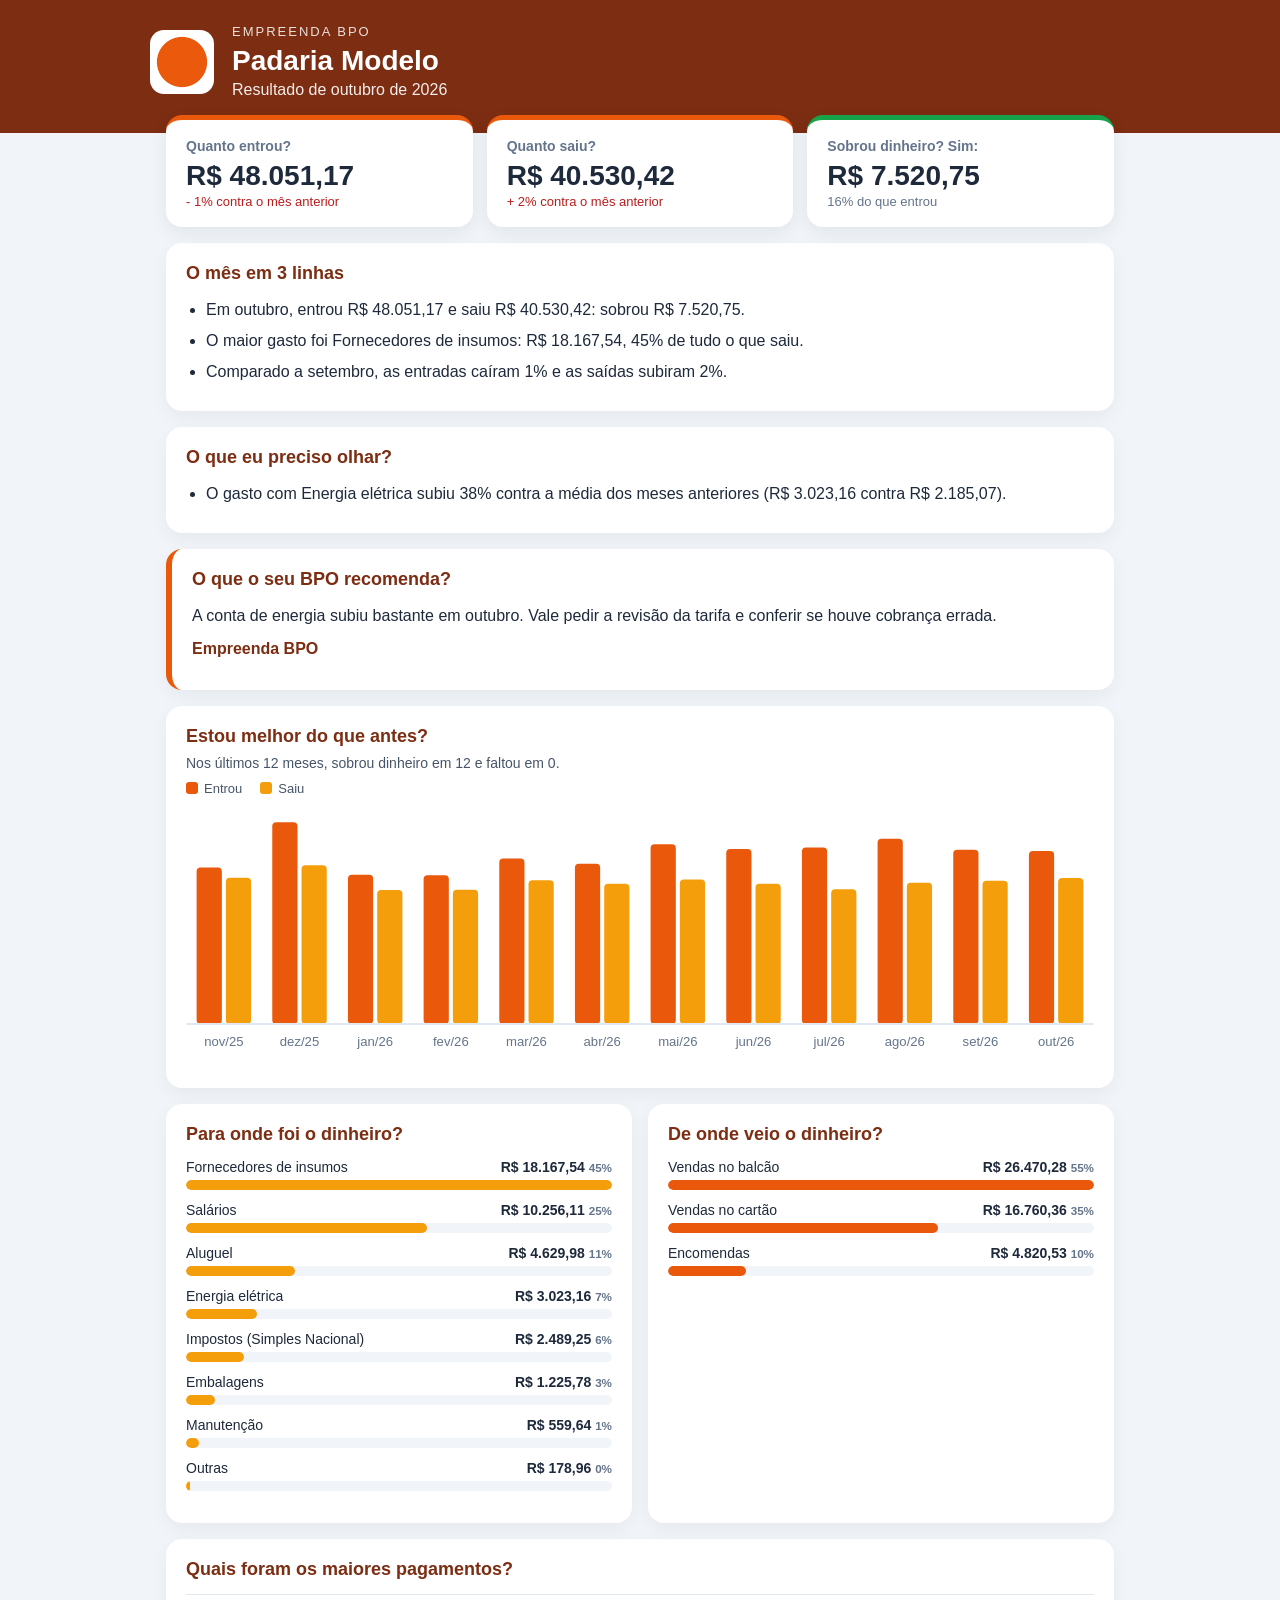
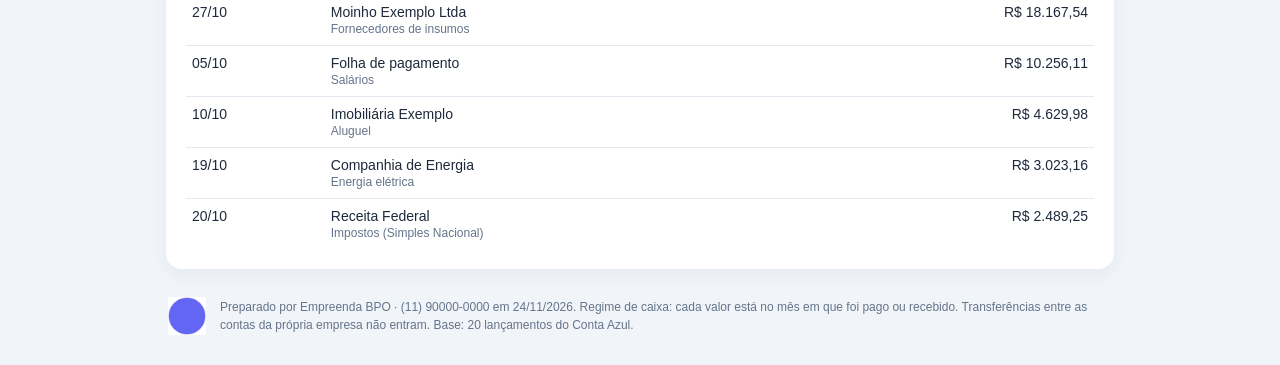
<file: exemplos/painel_exemplo_padaria.html>
<!doctype html>
<html lang="pt-BR"><head><meta charset="utf-8">
<meta name="viewport" content="width=device-width, initial-scale=1">
<meta name="robots" content="noindex, nofollow">
<title>Padaria Modelo · outubro de 2026</title>
<style>
*{box-sizing:border-box}body{margin:0;font-family:"Segoe UI",Inter,Roboto,Arial,sans-serif;background:#F1F5F9;color:#1E293B}header{background:#7C2D12;color:#fff;padding:24px 22px 34px}.topo{max-width:980px;margin:0 auto;display:flex;align-items:center;gap:18px}.logo-c{width:64px;height:64px;border-radius:14px;background:#fff;object-fit:contain;padding:6px;flex:none}.bpo{font-size:13px;letter-spacing:2px;text-transform:uppercase;opacity:.85;margin:0}h1{margin:6px 0 4px;font-size:28px}.periodo{margin:0;font-size:16px;opacity:.92}main{max-width:980px;margin:-18px auto 0;padding:0 16px 24px}.cards{display:grid;grid-template-columns:repeat(auto-fit,minmax(200px,1fr));gap:14px}.card{background:#fff;border-radius:16px;padding:18px 20px;box-shadow:0 6px 18px rgba(15,23,42,.07);border-top:5px solid #EA580C}.card.res{border-top-color:#16A34A}.rot{margin:0;font-size:14px;color:#64748B;font-weight:600}.num{margin:6px 0 2px;font-size:28px;font-weight:800}.sub{margin:0;font-size:13px;color:#64748B}.ok{color:#15803D}.ruim{color:#B91C1C}section{background:#fff;border-radius:16px;padding:20px;margin-top:16px;box-shadow:0 6px 18px rgba(15,23,42,.05)}h2{margin:0 0 14px;font-size:18px;color:#7C2D12}.legenda{display:flex;gap:18px;font-size:13px;color:#475569;margin-bottom:6px}.legenda i{display:inline-block;width:12px;height:12px;border-radius:3px;margin-right:6px;vertical-align:-1px}.duas{display:grid;grid-template-columns:1fr 1fr;gap:16px}.bar{margin-bottom:12px}.bar-top{display:flex;justify-content:space-between;gap:10px;font-size:14px}.bar-top small{color:#64748B;font-weight:600}.trilho{height:10px;background:#F1F5F9;border-radius:99px;margin-top:5px;overflow:hidden}.cheio{height:100%;border-radius:99px}.alertas,.resumo ul{margin:0;padding-left:20px;line-height:1.5}.alertas li,.resumo li{margin-bottom:7px}.resumo ul{font-size:16px}.comentario{border-left:6px solid #EA580C}.comentario p{margin:0 0 8px;line-height:1.55}.assina{font-weight:700;color:#7C2D12}.hist{margin:-6px 0 10px;color:#475569;font-size:14px}table{width:100%;border-collapse:collapse;font-size:14px}td{padding:9px 6px;border-top:1px solid #E2E8F0;vertical-align:top}.dir{text-align:right;white-space:nowrap}.cat{font-size:12px;color:#64748B;margin-top:2px}.vazio{color:#64748B}footer{max-width:980px;margin:0 auto;padding:4px 18px 30px;font-size:12px;color:#64748B;line-height:1.5;display:flex;gap:14px;align-items:center}.logo-b{height:38px;max-width:140px;object-fit:contain;flex:none}@media (max-width:720px){.duas{grid-template-columns:1fr}h1{font-size:23px}.num{font-size:24px}.logo-c{width:52px;height:52px}footer{flex-direction:column;align-items:flex-start}}@media print{body{background:#fff}section,.card{box-shadow:none;border:1px solid #E2E8F0}}
</style></head><body>
<header><div class="topo"><img class="logo-c" src="[data-uri]" alt="Logo Padaria Modelo"><div><p class="bpo">Empreenda BPO</p><h1>Padaria Modelo</h1><p class="periodo">Resultado de outubro de 2026</p></div></div></header>
<main>
<div class="cards"><div class="card"><p class="rot">Quanto entrou?</p><p class="num">R$ 48.051,17</p><p class="sub ruim">- 1% contra o mês anterior</p></div><div class="card"><p class="rot">Quanto saiu?</p><p class="num">R$ 40.530,42</p><p class="sub ruim">+ 2% contra o mês anterior</p></div><div class="card res"><p class="rot">Sobrou dinheiro? Sim:</p><p class="num">R$ 7.520,75</p><p class="sub">16% do que entrou</p></div></div>
<section class="resumo"><h2>O mês em 3 linhas</h2><ul><li>Em outubro, entrou R$ 48.051,17 e saiu R$ 40.530,42: sobrou R$ 7.520,75.</li><li>O maior gasto foi Fornecedores de insumos: R$ 18.167,54, 45% de tudo o que saiu.</li><li>Comparado a setembro, as entradas caíram 1% e as saídas subiram 2%.</li></ul></section>
<section><h2>O que eu preciso olhar?</h2><ul class="alertas"><li>O gasto com Energia elétrica subiu 38% contra a média dos meses anteriores (R$ 3.023,16 contra R$ 2.185,07).</li></ul></section>
<section class="comentario"><h2>O que o seu BPO recomenda?</h2><p>A conta de energia subiu bastante em outubro. Vale pedir a revisão da tarifa e conferir se houve cobrança errada.</p><p class="assina">Empreenda BPO</p></section><section><h2>Estou melhor do que antes?</h2><p class="hist">Nos últimos 12 meses, sobrou dinheiro em 12 e faltou em 0.</p><div class="legenda"><span><i style="background:#EA580C"></i>Entrou</span><span><i style="background:#F59E0B"></i>Saiu</span></div><svg viewBox="0 0 900 260" width="100%" role="img" aria-label="Entradas e saídas dos últimos meses"><rect x="10.5" y="65.0" width="25.0" height="155.0" rx="4" fill="#EA580C"><title>R$ 43.419,21</title></rect><rect x="39.5" y="75.2" width="25.0" height="144.8" rx="4" fill="#F59E0B"><title>R$ 40.566,56</title></rect><text x="37.5" y="242" text-anchor="middle" font-size="13" fill="#64748B">nov/25</text><rect x="85.5" y="20.0" width="25.0" height="200.0" rx="4" fill="#EA580C"><title>R$ 56.020,15</title></rect><rect x="114.5" y="62.8" width="25.0" height="157.2" rx="4" fill="#F59E0B"><title>R$ 44.025,59</title></rect><text x="112.5" y="242" text-anchor="middle" font-size="13" fill="#64748B">dez/25</text><rect x="160.5" y="72.2" width="25.0" height="147.8" rx="4" fill="#EA580C"><title>R$ 41.396,02</title></rect><rect x="189.5" y="87.2" width="25.0" height="132.8" rx="4" fill="#F59E0B"><title>R$ 37.202,65</title></rect><text x="187.5" y="242" text-anchor="middle" font-size="13" fill="#64748B">jan/26</text><rect x="235.5" y="72.6" width="25.0" height="147.4" rx="4" fill="#EA580C"><title>R$ 41.279,08</title></rect><rect x="264.5" y="87.1" width="25.0" height="132.9" rx="4" fill="#F59E0B"><title>R$ 37.211,50</title></rect><text x="262.5" y="242" text-anchor="middle" font-size="13" fill="#64748B">fev/26</text><rect x="310.5" y="56.1" width="25.0" height="163.9" rx="4" fill="#EA580C"><title>R$ 45.894,61</title></rect><rect x="339.5" y="77.5" width="25.0" height="142.5" rx="4" fill="#F59E0B"><title>R$ 39.912,49</title></rect><text x="337.5" y="242" text-anchor="middle" font-size="13" fill="#64748B">mar/26</text><rect x="385.5" y="61.2" width="25.0" height="158.8" rx="4" fill="#EA580C"><title>R$ 44.493,95</title></rect><rect x="414.5" y="81.1" width="25.0" height="138.9" rx="4" fill="#F59E0B"><title>R$ 38.912,31</title></rect><text x="412.5" y="242" text-anchor="middle" font-size="13" fill="#64748B">abr/26</text><rect x="460.5" y="42.0" width="25.0" height="178.0" rx="4" fill="#EA580C"><title>R$ 49.864,55</title></rect><rect x="489.5" y="76.9" width="25.0" height="143.1" rx="4" fill="#F59E0B"><title>R$ 40.090,40</title></rect><text x="487.5" y="242" text-anchor="middle" font-size="13" fill="#64748B">mai/26</text><rect x="535.5" y="46.7" width="25.0" height="173.3" rx="4" fill="#EA580C"><title>R$ 48.551,43</title></rect><rect x="564.5" y="81.1" width="25.0" height="138.9" rx="4" fill="#F59E0B"><title>R$ 38.908,62</title></rect><text x="562.5" y="242" text-anchor="middle" font-size="13" fill="#64748B">jun/26</text><rect x="610.5" y="45.1" width="25.0" height="174.9" rx="4" fill="#EA580C"><title>R$ 48.992,82</title></rect><rect x="639.5" y="86.6" width="25.0" height="133.4" rx="4" fill="#F59E0B"><title>R$ 37.358,08</title></rect><text x="637.5" y="242" text-anchor="middle" font-size="13" fill="#64748B">jul/26</text><rect x="685.5" y="36.4" width="25.0" height="183.6" rx="4" fill="#EA580C"><title>R$ 51.427,42</title></rect><rect x="714.5" y="80.0" width="25.0" height="140.0" rx="4" fill="#F59E0B"><title>R$ 39.200,60</title></rect><text x="712.5" y="242" text-anchor="middle" font-size="13" fill="#64748B">ago/26</text><rect x="760.5" y="47.4" width="25.0" height="172.6" rx="4" fill="#EA580C"><title>R$ 48.333,21</title></rect><rect x="789.5" y="78.1" width="25.0" height="141.9" rx="4" fill="#F59E0B"><title>R$ 39.733,30</title></rect><text x="787.5" y="242" text-anchor="middle" font-size="13" fill="#64748B">set/26</text><rect x="835.5" y="48.5" width="25.0" height="171.5" rx="4" fill="#EA580C"><title>R$ 48.051,17</title></rect><rect x="864.5" y="75.3" width="25.0" height="144.7" rx="4" fill="#F59E0B"><title>R$ 40.530,42</title></rect><text x="862.5" y="242" text-anchor="middle" font-size="13" fill="#64748B">out/26</text><line x1="0" y1="220" x2="900" y2="220" stroke="#E2E8F0" stroke-width="2"/></svg></section>
<div class="duas"><section><h2>Para onde foi o dinheiro?</h2><div class="bar"><div class="bar-top"><span>Fornecedores de insumos</span><b>R$ 18.167,54 <small>45%</small></b></div><div class="trilho"><div class="cheio" style="width:100.0%;background:#F59E0B"></div></div></div><div class="bar"><div class="bar-top"><span>Salários</span><b>R$ 10.256,11 <small>25%</small></b></div><div class="trilho"><div class="cheio" style="width:56.5%;background:#F59E0B"></div></div></div><div class="bar"><div class="bar-top"><span>Aluguel</span><b>R$ 4.629,98 <small>11%</small></b></div><div class="trilho"><div class="cheio" style="width:25.5%;background:#F59E0B"></div></div></div><div class="bar"><div class="bar-top"><span>Energia elétrica</span><b>R$ 3.023,16 <small>7%</small></b></div><div class="trilho"><div class="cheio" style="width:16.6%;background:#F59E0B"></div></div></div><div class="bar"><div class="bar-top"><span>Impostos (Simples Nacional)</span><b>R$ 2.489,25 <small>6%</small></b></div><div class="trilho"><div class="cheio" style="width:13.7%;background:#F59E0B"></div></div></div><div class="bar"><div class="bar-top"><span>Embalagens</span><b>R$ 1.225,78 <small>3%</small></b></div><div class="trilho"><div class="cheio" style="width:6.7%;background:#F59E0B"></div></div></div><div class="bar"><div class="bar-top"><span>Manutenção</span><b>R$ 559,64 <small>1%</small></b></div><div class="trilho"><div class="cheio" style="width:3.1%;background:#F59E0B"></div></div></div><div class="bar"><div class="bar-top"><span>Outras</span><b>R$ 178,96 <small>0%</small></b></div><div class="trilho"><div class="cheio" style="width:1.0%;background:#F59E0B"></div></div></div></section><section><h2>De onde veio o dinheiro?</h2><div class="bar"><div class="bar-top"><span>Vendas no balcão</span><b>R$ 26.470,28 <small>55%</small></b></div><div class="trilho"><div class="cheio" style="width:100.0%;background:#EA580C"></div></div></div><div class="bar"><div class="bar-top"><span>Vendas no cartão</span><b>R$ 16.760,36 <small>35%</small></b></div><div class="trilho"><div class="cheio" style="width:63.3%;background:#EA580C"></div></div></div><div class="bar"><div class="bar-top"><span>Encomendas</span><b>R$ 4.820,53 <small>10%</small></b></div><div class="trilho"><div class="cheio" style="width:18.2%;background:#EA580C"></div></div></div></section></div>
<section><h2>Quais foram os maiores pagamentos?</h2><table><tr><td>27/10</td><td>Moinho Exemplo Ltda<div class="cat">Fornecedores de insumos</div></td><td class="dir">R$ 18.167,54</td></tr><tr><td>05/10</td><td>Folha de pagamento<div class="cat">Salários</div></td><td class="dir">R$ 10.256,11</td></tr><tr><td>10/10</td><td>Imobiliária Exemplo<div class="cat">Aluguel</div></td><td class="dir">R$ 4.629,98</td></tr><tr><td>19/10</td><td>Companhia de Energia<div class="cat">Energia elétrica</div></td><td class="dir">R$ 3.023,16</td></tr><tr><td>20/10</td><td>Receita Federal<div class="cat">Impostos (Simples Nacional)</div></td><td class="dir">R$ 2.489,25</td></tr></table></section>
</main>
<footer><img class="logo-b" src="[data-uri]" alt="Logo Empreenda BPO"><span>Preparado por Empreenda BPO · (11) 90000-0000 em 24/11/2026. Regime de caixa: cada valor está no mês em que foi pago ou recebido. Transferências entre as contas da própria empresa não entram. Base: 20 lançamentos do Conta Azul.</span></footer>
</body></html>
</file>
<file: estilo.css>
*{box-sizing:border-box}
body{margin:0;font-family:"Segoe UI",Inter,Roboto,Arial,sans-serif;background:#F1F5F9;color:#1E293B;line-height:1.5}
.barra{background:#0B1B33;color:#fff}
.barra .dentro{max-width:1080px;margin:0 auto;padding:14px 20px;display:flex;align-items:center;gap:12px}
.barra small{display:block;opacity:.75;font-size:12px}
.marca-logo{width:34px;height:34px;border-radius:10px;background:linear-gradient(135deg,#A855F7,#6366F1 45%,#22D3EE);flex:none}
.pagina{max-width:1080px;margin:0 auto;padding:24px 20px 40px}
h1{font-size:28px;margin:6px 0 8px;color:#0B1B33}
.intro{font-size:17px;max-width:820px;margin:0 0 18px}
.etapa{background:#fff;border-radius:16px;padding:20px 22px;margin-top:16px;box-shadow:0 6px 18px rgba(15,23,42,.06)}
.etapa h2{margin:0 0 14px;font-size:20px;display:flex;align-items:center;gap:10px;color:#0B1B33}
.etapa h2 span{width:30px;height:30px;border-radius:50%;background:#2EA8E6;color:#fff;display:inline-flex;align-items:center;justify-content:center;font-size:16px}
.soltar{display:block;border:3px dashed #94A3B8;border-radius:14px;padding:28px;text-align:center;cursor:pointer;background:#F8FAFC}
.soltar.em-cima{border-color:#2EA8E6;background:#EFF6FF}
.soltar input[type=file]{display:none}.soltar b{display:block;font-size:18px}.soltar small{color:#64748B}
.aviso{margin:12px 0 0;font-weight:600}.aviso.ok{color:#15803D}.aviso.erro{color:#B91C1C}
.grade{display:grid;grid-template-columns:1fr 1fr;gap:16px;margin-bottom:12px}
fieldset{border:1px solid #E2E8F0;border-radius:12px;padding:12px 16px}
legend{font-weight:700;color:#0B1B33;padding:0 6px}
label{display:block;font-size:14px;font-weight:600;color:#334155;margin-bottom:10px}
input:not([type=file]):not([type=color]),select,textarea{display:block;width:100%;margin-top:4px;font:inherit;font-weight:400;padding:9px 11px;border:1px solid #CBD5E1;border-radius:9px}
input[type=file]{display:block;margin-top:4px;font-weight:400}
input[type=color]{display:block;margin-top:4px;width:70px;height:38px;border:1px solid #CBD5E1;border-radius:8px;padding:2px;background:#fff}
.cores{display:flex;gap:20px}
.previa-logo{display:flex;align-items:center;gap:10px}.previa-logo img{max-height:52px;max-width:150px;border:1px solid #E2E8F0;border-radius:8px;padding:4px;background:#fff}
.previa-logo a{font-size:13px;color:#B91C1C}
.dica{color:#64748B;font-size:14px;margin:4px 0 0}
#previa{width:100%;height:820px;border:1px solid #E2E8F0;border-radius:12px;background:#F1F5F9}
.entrega{display:grid;grid-template-columns:1fr 1fr;gap:16px}
.opcao{border:1px solid #E2E8F0;border-radius:12px;padding:16px}
.opcao h3{margin:0 0 6px;color:#0B1B33}.opcao p{margin:0 0 12px}
button{font:inherit;font-weight:700;padding:12px 18px;border:0;border-radius:10px;background:#2EA8E6;color:#fff;cursor:pointer}
button:disabled{background:#CBD5E1;cursor:not-allowed}
.site{margin-top:14px}
.senha{margin-top:12px;background:#F0F9FF;border-radius:10px;padding:12px 14px}.senha p{margin:0 0 6px}
#senha{font-size:20px;letter-spacing:1px;color:#0B1B33}
.como details{border-top:1px solid #E2E8F0;padding:10px 0}.como summary{font-weight:700;cursor:pointer;color:#0B1B33}
.como ol{margin:8px 0 8px 2px}.como li{margin-bottom:6px}
.rodape{max-width:1080px;margin:0 auto;padding:0 20px 30px;font-size:13px;color:#64748B}
@media (max-width:760px){.grade,.entrega{grid-template-columns:1fr}#previa{height:640px}h1{font-size:23px}}
</file>
